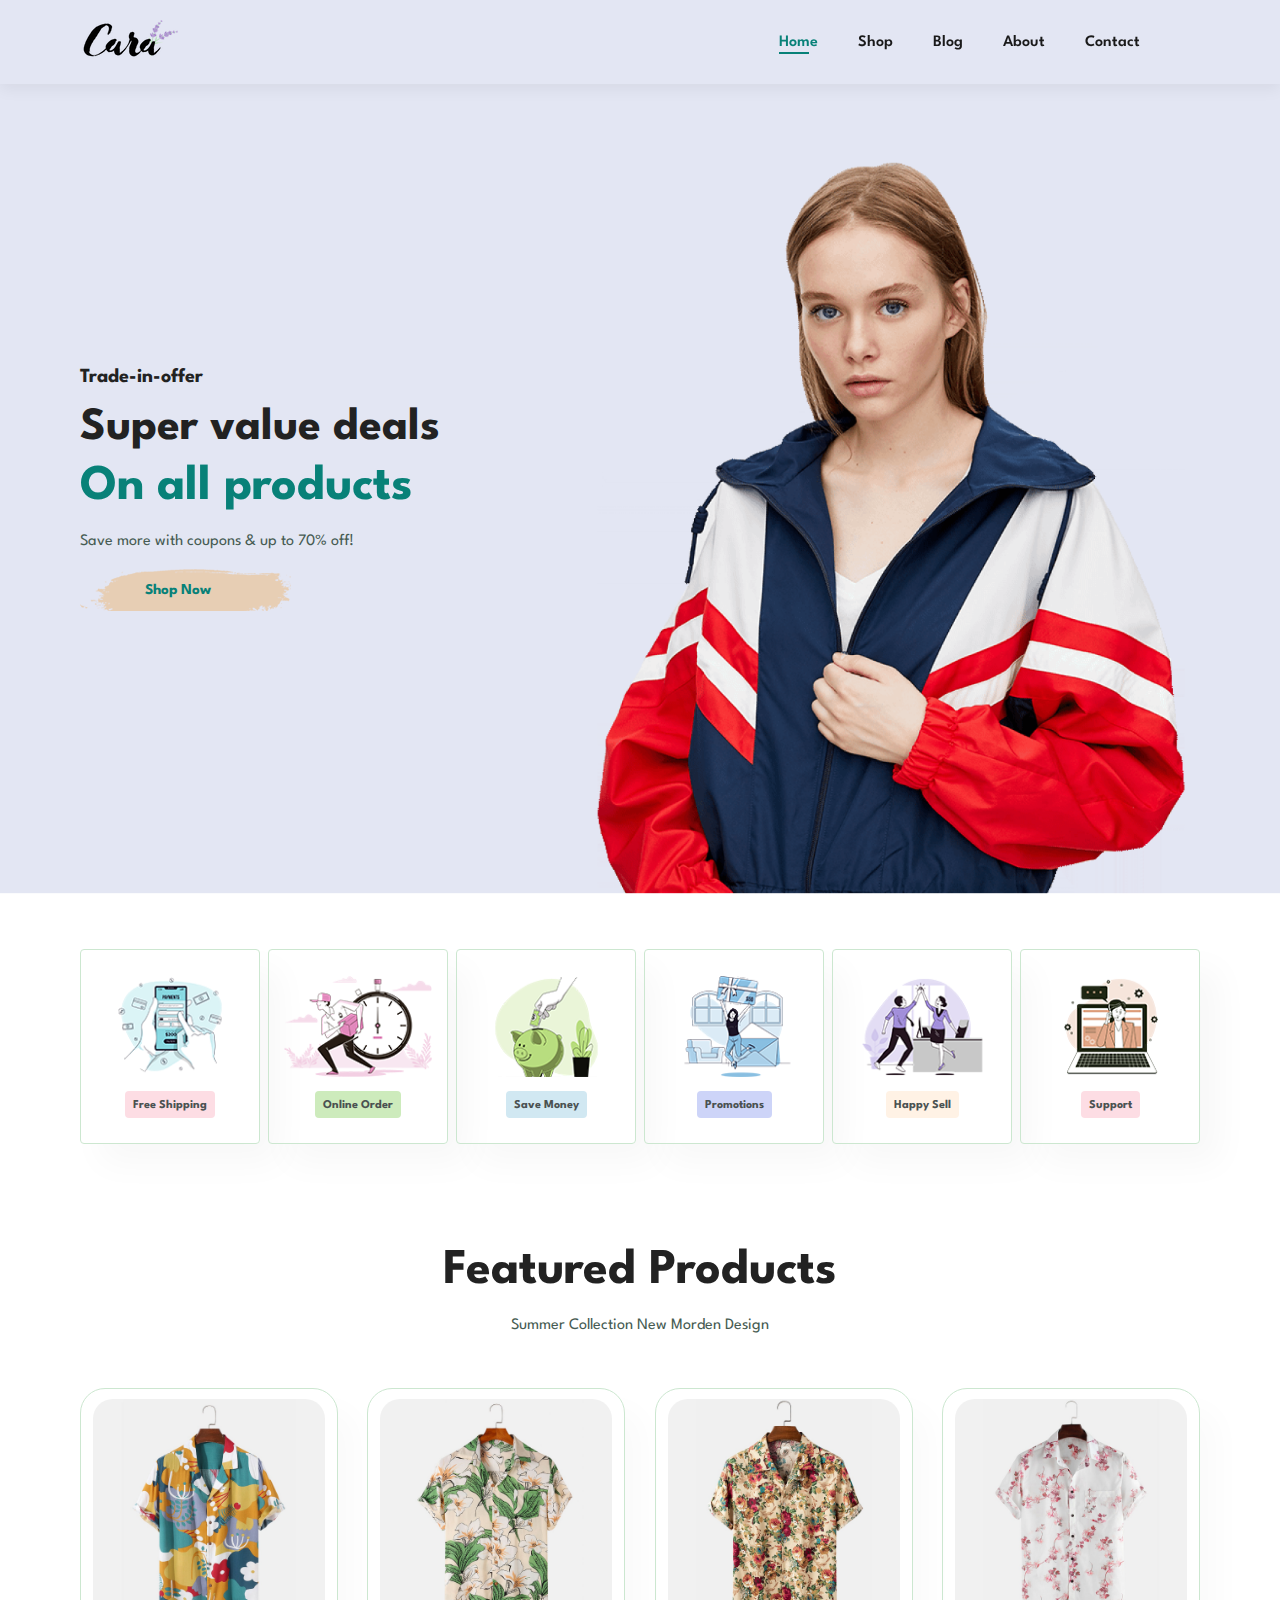
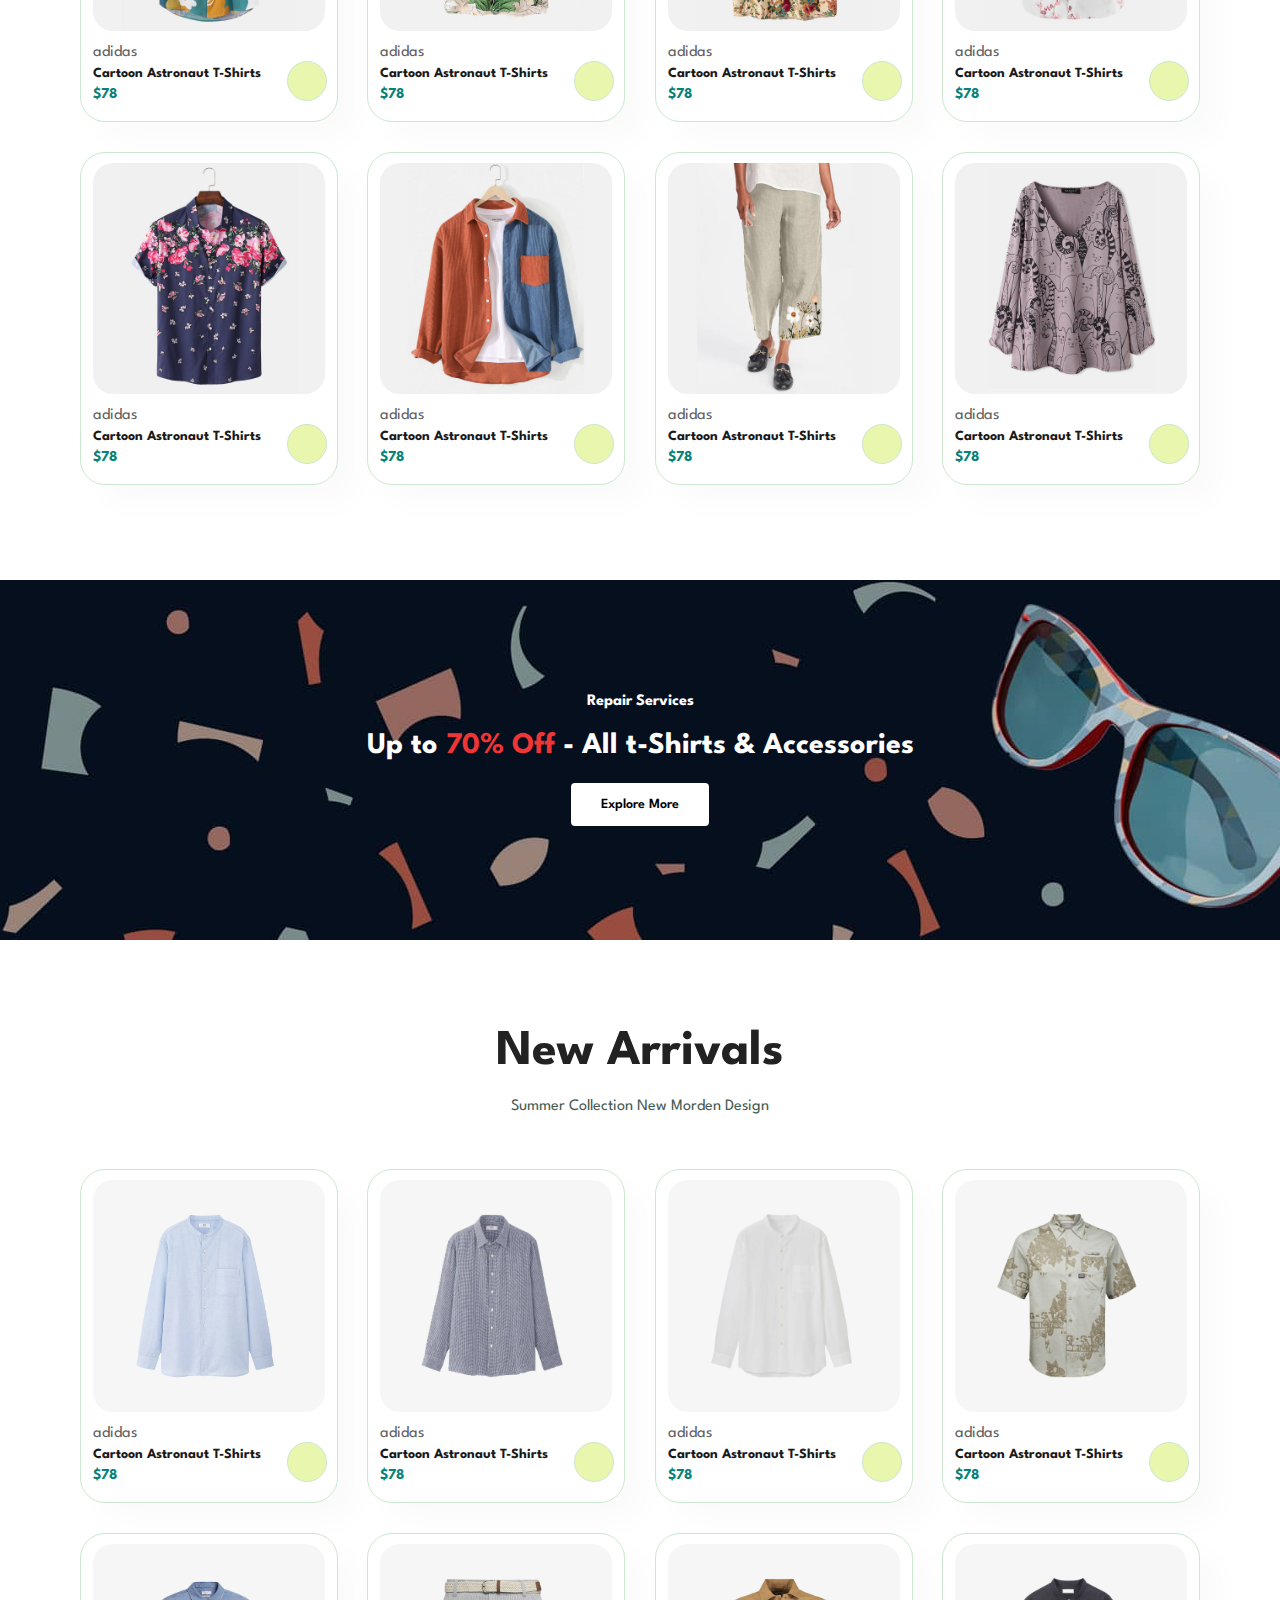
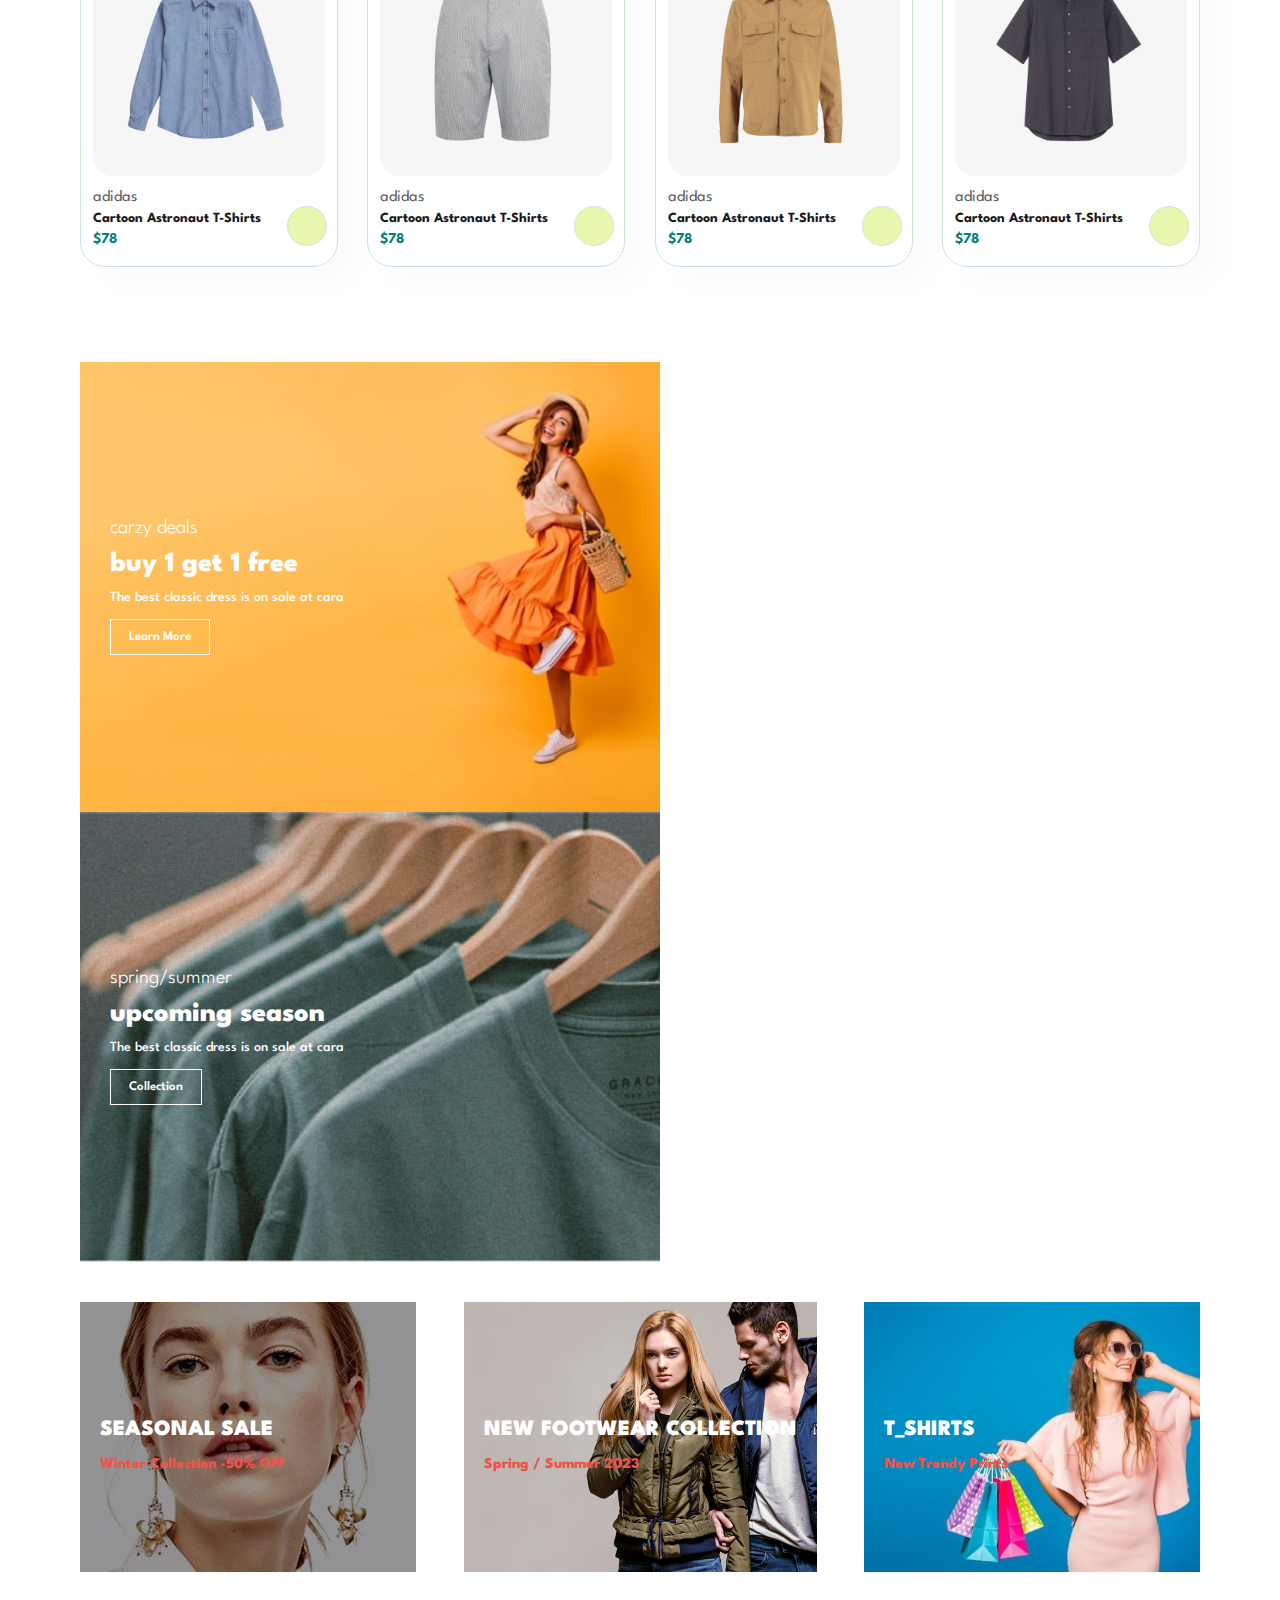
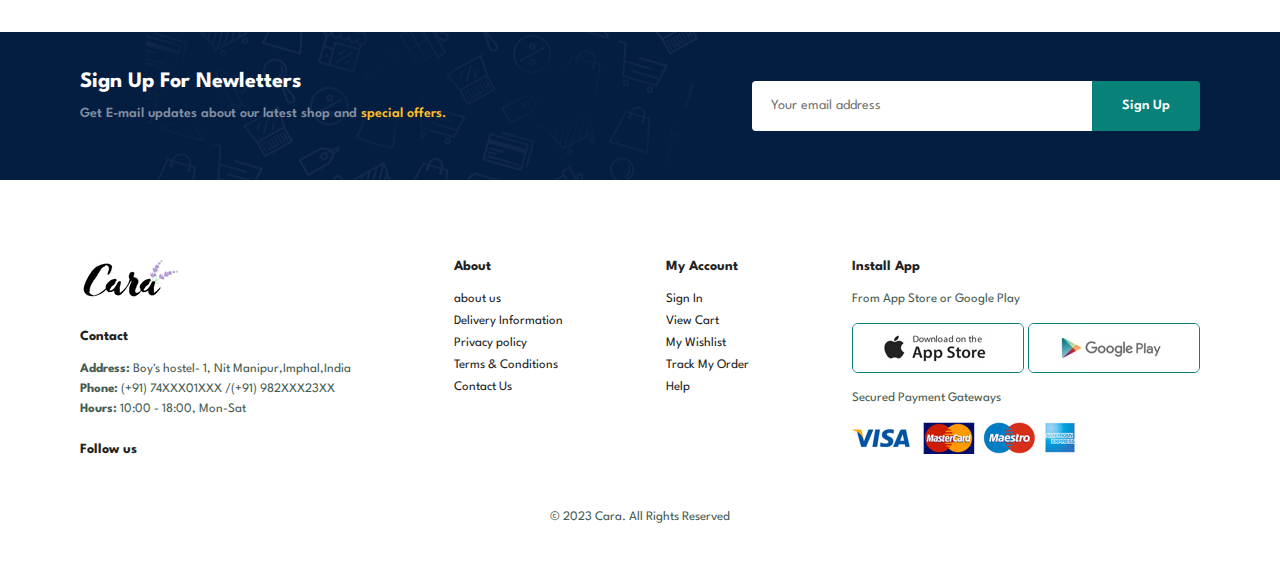
<file: index.html>
<!DOCTYPE html>
<html lang="en">
<head>
    <meta charset="UTF-8">
    <meta name="viewport" content="width=device-width, initial-scale=1.0">
    <title>My Ecommerce Website</title>
    <link rel="stylesheet" href="https://cdnjs.cloudflare.com/ajax/libs/font-awesome/6.4.2/css/all.min.css" integrity="sha512-z3gLpd7yknf1YoNbCzqRKc4qyor8gaKU1qmn+CShxbuBusANI9QpRohGBreCFkKxLhei6S9CQXFEbbKuqLg0DA==" crossorigin="anonymous" referrerpolicy="no-referrer" />
    <link rel="stylesheet" href="style.css">
</head>
<body>

    <section id="header">
        <a href="#"><img src="img/logo.png" class="logo" alt=""></a>

         
        <div>
            <ul id="navbar">
                <li><a class="active" href="index.html">Home</a></li>
                <li><a href="shop.html">Shop</a></li>
                <li><a href="blog.html">Blog</a></li>
                <li><a href="about.html">About</a></li>
                <li><a href="contact.html">Contact</a></li>
                <li id="lg-bag"><a href="cart.html"><i class="fa-solid fa-bag-shopping"></i></a></li>
                <a href="#" id="close"><i class="fa-solid fa-xmark"></i></a>

            </ul>
        </div>
        <div id="mobile">
            <a href="cart.html"><i class="fa-solid fa-bag-shopping"></i></a>
            <i id="bar" class="fa-solid fa-bars"></i>
        </div>

    </section>

    <section id="hero">
        <h4>Trade-in-offer</h4>
        <h2>Super value deals</h2>
        <h1>On all products</h1>
        <p>Save more with coupons & up to 70% off!</p>
        <button>Shop Now</button>
    </section>

    <section id="feature" class="section-p1">
        <div class="fe-box">
            <img src="img/features/f1.png" alt="">
            <h6>Free Shipping</h6>
        </div>
        <div class="fe-box">
            <img src="img/features/f2.png" alt="">
            <h6>Online Order</h6>
        </div>
        <div class="fe-box">
            <img src="img/features/f3.png" alt="">
            <h6>Save Money</h6>
        </div>
        <div class="fe-box">
            <img src="img/features/f4.png" alt="">
            <h6>Promotions</h6>
        </div>
        <div class="fe-box">
            <img src="img/features/f5.png" alt="">
            <h6>Happy Sell</h6>
        </div>
        <div class="fe-box">
            <img src="img/features/f6.png" alt="">
            <h6>Support</h6>
        </div>
    </section>

    <section id="product1" class="section-p1">
        <h1>Featured Products</h1>
        <p>Summer Collection New Morden Design</p>
        <div class="pro-container">
            <div class="pro">
                <img src="img/products/f1.jpg" alt="">
                <div class="des">
                    <span>adidas</span>
                    <h5>Cartoon Astronaut T-Shirts</h5>
                    <div class="star">
                       <i class="fas fa-star"></i>
                       <i class="fas fa-star"></i>
                       <i class="fas fa-star"></i>
                       <i class="fas fa-star"></i>
                       <i class="fas fa-star"></i>
                    </div>
                    <h4>$78</h4>
                </div>
                <a href="#"><i class="fa-solid fa-cart-shopping cart"></i></a>
            </div>
            <div class="pro">
                <img src="img/products/f2.jpg" alt="">
                <div class="des">
                    <span>adidas</span>
                    <h5>Cartoon Astronaut T-Shirts</h5>
                    <div class="star">
                       <i class="fas fa-star"></i>
                       <i class="fas fa-star"></i>
                       <i class="fas fa-star"></i>
                       <i class="fas fa-star"></i>
                       <i class="fas fa-star"></i>
                    </div>
                    <h4>$78</h4>
                </div>
                <a href="#"><i class="fa-solid fa-cart-shopping cart"></i></a>
            </div>
            <div class="pro">
                <img src="img/products/f3.jpg" alt="">
                <div class="des">
                    <span>adidas</span>
                    <h5>Cartoon Astronaut T-Shirts</h5>
                    <div class="star">
                       <i class="fas fa-star"></i>
                       <i class="fas fa-star"></i>
                       <i class="fas fa-star"></i>
                       <i class="fas fa-star"></i>
                       <i class="fas fa-star"></i>
                    </div>
                    <h4>$78</h4>
                </div>
                <a href="#"><i class="fa-solid fa-cart-shopping cart"></i></a>
            </div>
            <div class="pro">
                <img src="img/products/f4.jpg" alt="">
                <div class="des">
                    <span>adidas</span>
                    <h5>Cartoon Astronaut T-Shirts</h5>
                    <div class="star">
                       <i class="fas fa-star"></i>
                       <i class="fas fa-star"></i>
                       <i class="fas fa-star"></i>
                       <i class="fas fa-star"></i>
                       <i class="fas fa-star"></i>
                    </div>
                    <h4>$78</h4>
                </div>
                <a href="#"><i class="fa-solid fa-cart-shopping cart"></i></a>
            </div>
            <div class="pro">
                <img src="img/products/f5.jpg" alt="">
                <div class="des">
                    <span>adidas</span>
                    <h5>Cartoon Astronaut T-Shirts</h5>
                    <div class="star">
                       <i class="fas fa-star"></i>
                       <i class="fas fa-star"></i>
                       <i class="fas fa-star"></i>
                       <i class="fas fa-star"></i>
                       <i class="fas fa-star"></i>
                    </div>
                    <h4>$78</h4>
                </div>
                <a href="#"><i class="fa-solid fa-cart-shopping cart"></i></a>
            </div>
            <div class="pro">
                <img src="img/products/f6.jpg" alt="">
                <div class="des">
                    <span>adidas</span>
                    <h5>Cartoon Astronaut T-Shirts</h5>
                    <div class="star">
                       <i class="fas fa-star"></i>
                       <i class="fas fa-star"></i>
                       <i class="fas fa-star"></i>
                       <i class="fas fa-star"></i>
                       <i class="fas fa-star"></i>
                    </div>
                    <h4>$78</h4>
                </div>
                <a href="#"><i class="fa-solid fa-cart-shopping cart"></i></a>
            </div>
            <div class="pro">
                <img src="img/products/f7.jpg" alt="">
                <div class="des">
                    <span>adidas</span>
                    <h5>Cartoon Astronaut T-Shirts</h5>
                    <div class="star">
                       <i class="fas fa-star"></i>
                       <i class="fas fa-star"></i>
                       <i class="fas fa-star"></i>
                       <i class="fas fa-star"></i>
                       <i class="fas fa-star"></i>
                    </div>
                    <h4>$78</h4>
                </div>
                <a href="#"><i class="fa-solid fa-cart-shopping cart"></i></a>
            </div>
            <div class="pro">
                <img src="img/products/f8.jpg" alt="">
                <div class="des">
                    <span>adidas</span>
                    <h5>Cartoon Astronaut T-Shirts</h5>
                    <div class="star">
                       <i class="fas fa-star"></i>
                       <i class="fas fa-star"></i>
                       <i class="fas fa-star"></i>
                       <i class="fas fa-star"></i>
                       <i class="fas fa-star"></i>
                    </div>
                    <h4>$78</h4>
                </div>
                <a href="#"><i class="fa-solid fa-cart-shopping cart"></i></a>
            </div>
        </div>
    </section>

    <section id="banner" class="section-m1">
        <h4>Repair Services</h4>
        <h2>Up to <span>70% Off</span> - All t-Shirts & Accessories</h2>
        <button class="normal">Explore More</button>
    </section>

    <section id="product1" class="section-p1">
        <h1>New Arrivals</h1>
        <p>Summer Collection New Morden Design</p>
        <div class="pro-container">
            <div class="pro">
                <img src="img/products/n1.jpg" alt="">
                <div class="des">
                    <span>adidas</span>
                    <h5>Cartoon Astronaut T-Shirts</h5>
                    <div class="star">
                       <i class="fas fa-star"></i>
                       <i class="fas fa-star"></i>
                       <i class="fas fa-star"></i>
                       <i class="fas fa-star"></i>
                       <i class="fas fa-star"></i>
                    </div>
                    <h4>$78</h4>
                </div>
                <a href="#"><i class="fa-solid fa-cart-shopping cart"></i></a>
            </div>
            <div class="pro">
                <img src="img/products/n2.jpg" alt="">
                <div class="des">
                    <span>adidas</span>
                    <h5>Cartoon Astronaut T-Shirts</h5>
                    <div class="star">
                       <i class="fas fa-star"></i>
                       <i class="fas fa-star"></i>
                       <i class="fas fa-star"></i>
                       <i class="fas fa-star"></i>
                       <i class="fas fa-star"></i>
                    </div>
                    <h4>$78</h4>
                </div>
                <a href="#"><i class="fa-solid fa-cart-shopping cart"></i></a>
            </div>
            <div class="pro">
                <img src="img/products/n3.jpg" alt="">
                <div class="des">
                    <span>adidas</span>
                    <h5>Cartoon Astronaut T-Shirts</h5>
                    <div class="star">
                       <i class="fas fa-star"></i>
                       <i class="fas fa-star"></i>
                       <i class="fas fa-star"></i>
                       <i class="fas fa-star"></i>
                       <i class="fas fa-star"></i>
                    </div>
                    <h4>$78</h4>
                </div>
                <a href="#"><i class="fa-solid fa-cart-shopping cart"></i></a>
            </div>
            <div class="pro">
                <img src="img/products/n4.jpg" alt="">
                <div class="des">
                    <span>adidas</span>
                    <h5>Cartoon Astronaut T-Shirts</h5>
                    <div class="star">
                       <i class="fas fa-star"></i>
                       <i class="fas fa-star"></i>
                       <i class="fas fa-star"></i>
                       <i class="fas fa-star"></i>
                       <i class="fas fa-star"></i>
                    </div>
                    <h4>$78</h4>
                </div>
                <a href="#"><i class="fa-solid fa-cart-shopping cart"></i></a>
            </div>
            <div class="pro">
                <img src="img/products/n5.jpg" alt="">
                <div class="des">
                    <span>adidas</span>
                    <h5>Cartoon Astronaut T-Shirts</h5>
                    <div class="star">
                       <i class="fas fa-star"></i>
                       <i class="fas fa-star"></i>
                       <i class="fas fa-star"></i>
                       <i class="fas fa-star"></i>
                       <i class="fas fa-star"></i>
                    </div>
                    <h4>$78</h4>
                </div>
                <a href="#"><i class="fa-solid fa-cart-shopping cart"></i></a>
            </div>
            <div class="pro">
                <img src="img/products/n6.jpg" alt="">
                <div class="des">
                    <span>adidas</span>
                    <h5>Cartoon Astronaut T-Shirts</h5>
                    <div class="star">
                       <i class="fas fa-star"></i>
                       <i class="fas fa-star"></i>
                       <i class="fas fa-star"></i>
                       <i class="fas fa-star"></i>
                       <i class="fas fa-star"></i>
                    </div>
                    <h4>$78</h4>
                </div>
                <a href="#"><i class="fa-solid fa-cart-shopping cart"></i></a>
            </div>
            <div class="pro">
                <img src="img/products/n7.jpg" alt="">
                <div class="des">
                    <span>adidas</span>
                    <h5>Cartoon Astronaut T-Shirts</h5>
                    <div class="star">
                       <i class="fas fa-star"></i>
                       <i class="fas fa-star"></i>
                       <i class="fas fa-star"></i>
                       <i class="fas fa-star"></i>
                       <i class="fas fa-star"></i>
                    </div>
                    <h4>$78</h4>
                </div>
                <a href="#"><i class="fa-solid fa-cart-shopping cart"></i></a>
            </div>
            <div class="pro">
                <img src="img/products/n8.jpg" alt="">
                <div class="des">
                    <span>adidas</span>
                    <h5>Cartoon Astronaut T-Shirts</h5>
                    <div class="star">
                       <i class="fas fa-star"></i>
                       <i class="fas fa-star"></i>
                       <i class="fas fa-star"></i>
                       <i class="fas fa-star"></i>
                       <i class="fas fa-star"></i>
                    </div>
                    <h4>$78</h4>
                </div>
                <a href="#"><i class="fa-solid fa-cart-shopping cart"></i></a>
            </div>
        </div>
    </section>

    <section id="sm-banner"  class="section-p1">
        <div class="banner-box">
            <h4>carzy deals</h4>
            <h2>buy 1 get 1 free</h2>
            <span>The best classic dress is on sale at cara</span>
            <button class="white">Learn More</button>
        </div>
        <div class="banner-box banner-box2">
            <h4>spring/summer</h4>
            <h2>upcoming season</h2>
            <span>The best classic dress is on sale at cara</span>
            <button class="white">Collection</button>
        </div>
    </section>

    <section id="banner3">
        <div class="banner-box ">
            <h2>SEASONAL SALE</h2>
            <h3>Winter Collection -50% OFF</h3>
        </div>
        <div class="banner-box banner-box2 ">
            <h2>NEW FOOTWEAR COLLECTION</h2>
            <h3>Spring / Summer 2023</h3>
        </div>
        <div class="banner-box banner-box3 ">
            <h2>T_SHIRTS</h2>
            <h3>New Trendy Prints</h3>
        </div>
    </section>

    <section id="newletter" class="section-p1 section-m1">
        <div class="newstext">
            <h4>Sign Up For Newletters</h4>
            <p>Get E-mail updates about our latest shop and <span>special offers.</span></p>
        </div>
        <div class="form">
            <input type="text" placeholder="Your email address" id="">
            <button class="normal">Sign Up</button>
        </div>
    </section>

    <footer class="section-p1">
        <div class="col">
            <img class="logo" src="img/logo.png" alt="">
            <h4>Contact</h4>
            <p><strong>Address:</strong> Boy's hostel- 1, Nit Manipur,Imphal,India</p>
            <p><strong>Phone:</strong> (+91) 74XXX01XXX /(+91) 982XXX23XX </p>
            <p><strong>Hours:</strong> 10:00 - 18:00, Mon-Sat</p>
            <div class="follow">
                <h4>Follow us</h4>
                <div class="icon">
                    <i class="fa-brands fa-facebook-f"></i>
                    <i class="fa-brands fa-square-x-twitter"></i>
                    <i class="fa-brands fa-instagram"></i>
                    <i class="fa-brands fa-pinterest-p"></i>
                    <i class="fa-brands fa-youtube"></i>
                </div>
            </div>
        </div>
        <div class="col">
            <h4>About</h4>
            <a href="#">about us</a>
            <a href="#">Delivery Information</a>
            <a href="#">Privacy policy</a>
            <a href="#">Terms & Conditions</a>
            <a href="#">Contact Us</a>
        </div>
        <div class="col">
            <h4>My Account</h4>
            <a href="#">Sign In</a>
            <a href="#">View Cart</a>
            <a href="#">My Wishlist</a>
            <a href="#">Track My Order</a>
            <a href="#">Help</a>
        </div>
        <div class="col install">
            <h4>Install App</h4>
            <p>From App Store or Google Play</p>
            <div class="row">
                <img src="img/pay/app.jpg" alt="">
                <img src="img/pay/play.jpg" alt="">
            </div>
            <p>Secured Payment Gateways</p>
            <img src="img/pay/pay.png" alt="">
        </div>
        <div class="copyright">
            <p>© 2023 Cara. All Rights Reserved</p>
        </div>
    </footer>

    <script src="script.js"></script>
</body>
</html>
</file>
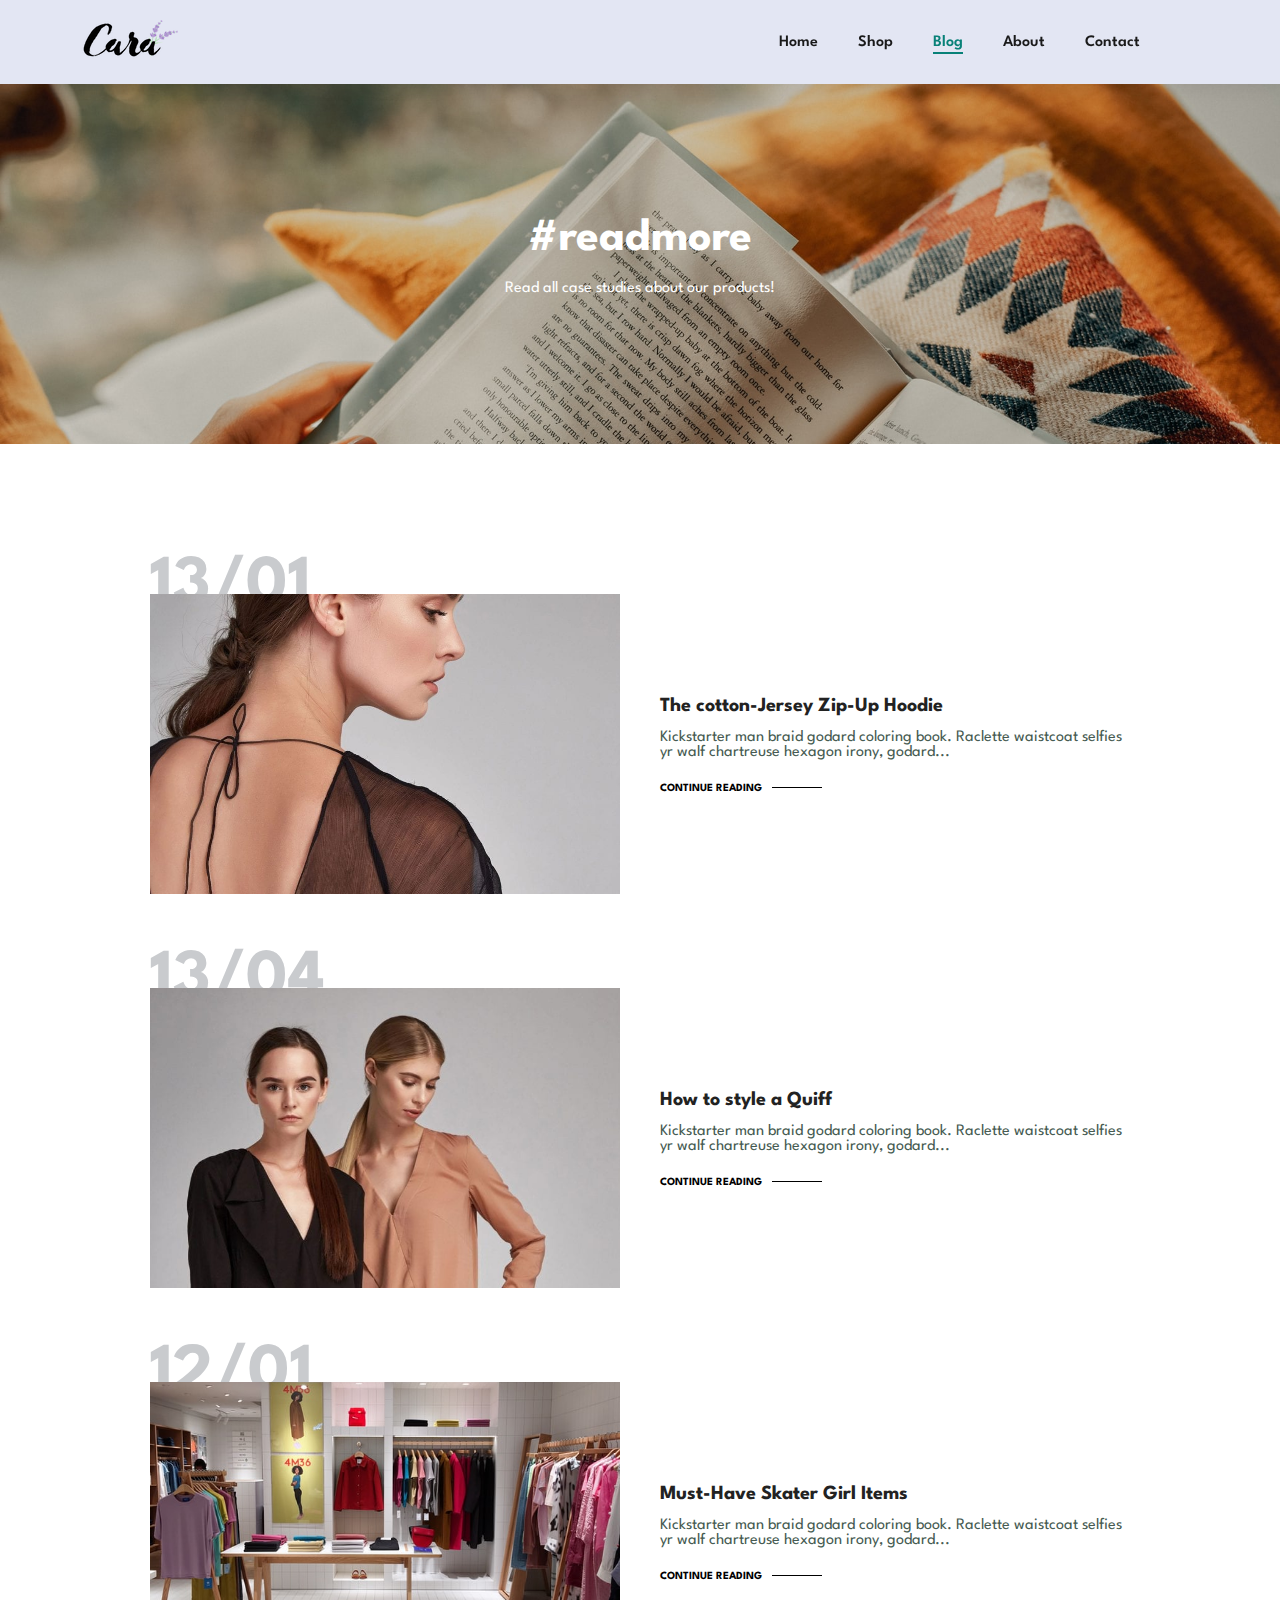
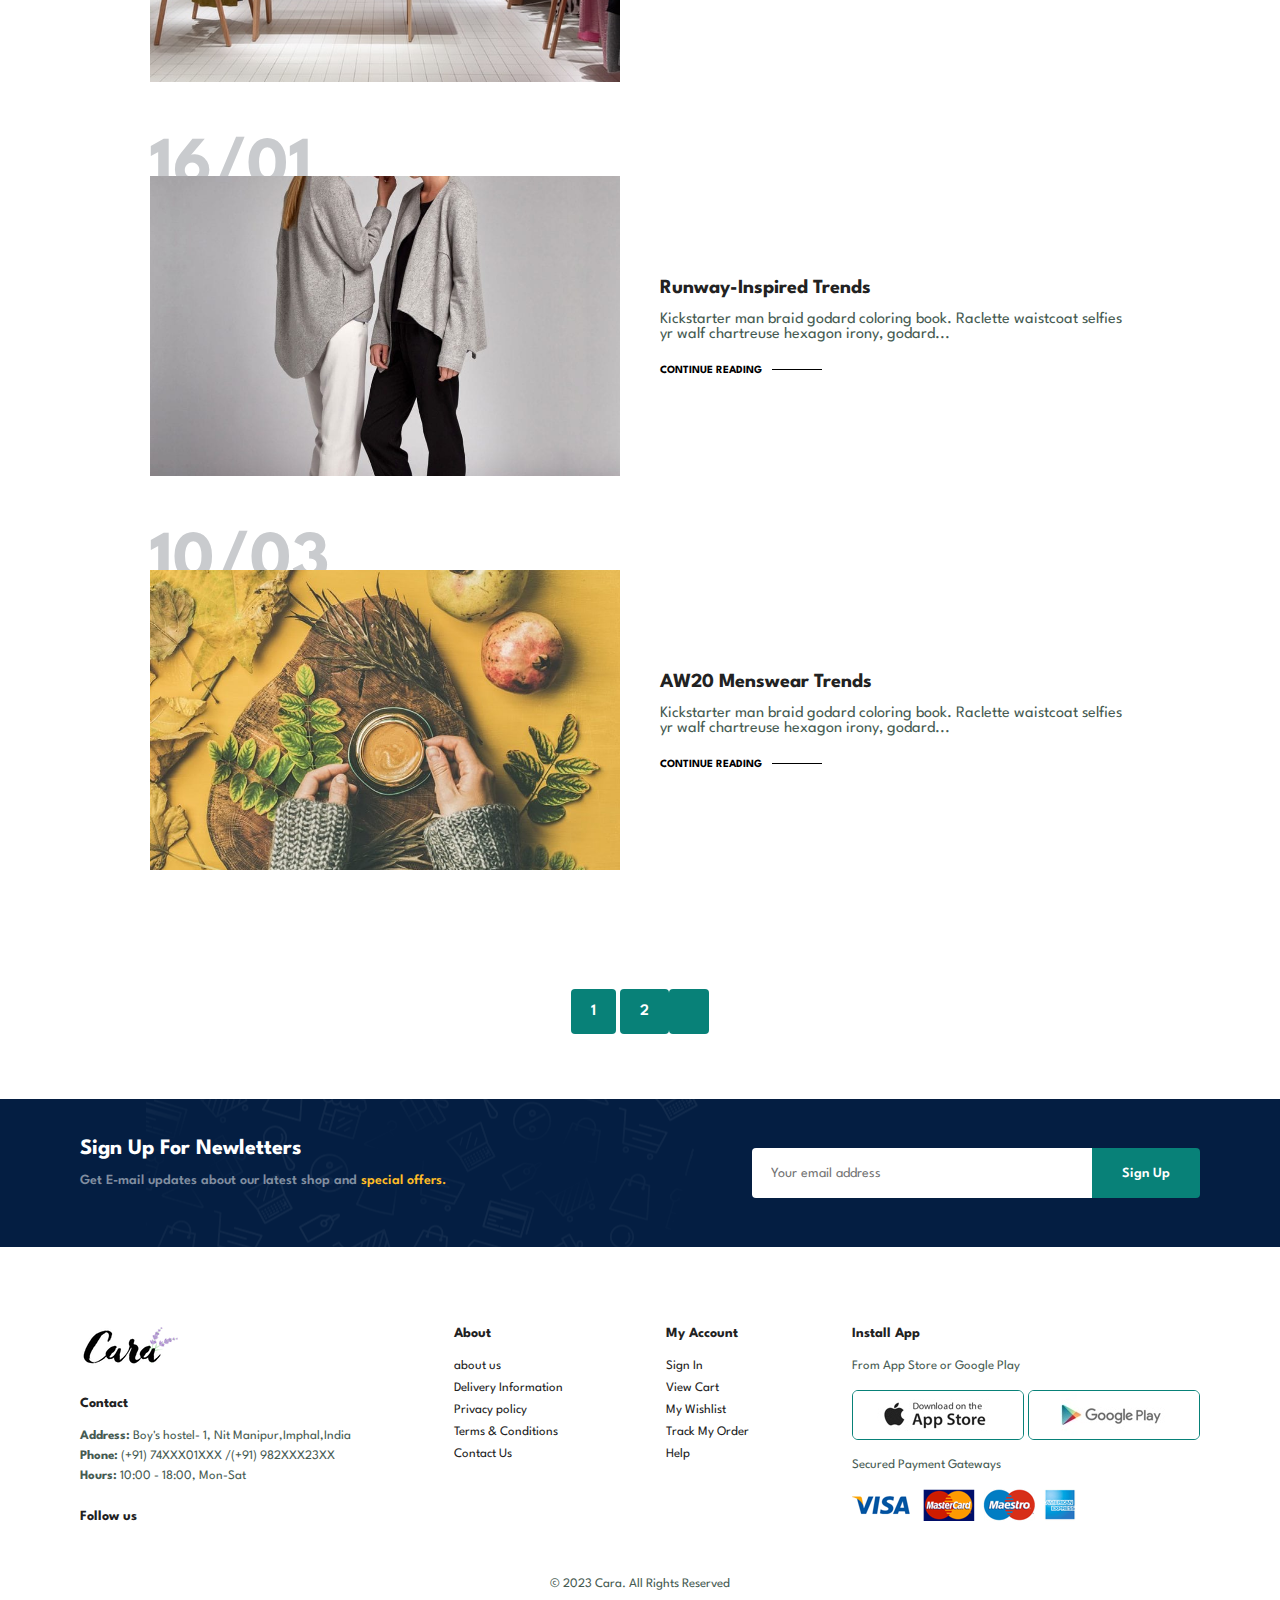
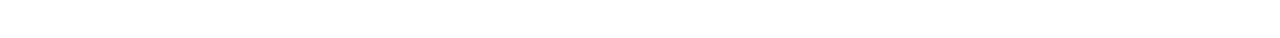
<file: blog.html>
<!DOCTYPE html>
<html lang="en">
<head>
    <meta charset="UTF-8">
    <meta name="viewport" content="width=device-width, initial-scale=1.0">
    <title>My Ecommerce Website</title>
    <link rel="stylesheet" href="https://cdnjs.cloudflare.com/ajax/libs/font-awesome/6.4.2/css/all.min.css" integrity="sha512-z3gLpd7yknf1YoNbCzqRKc4qyor8gaKU1qmn+CShxbuBusANI9QpRohGBreCFkKxLhei6S9CQXFEbbKuqLg0DA==" crossorigin="anonymous" referrerpolicy="no-referrer" />
    <link rel="stylesheet" href="style.css">
</head>
<body>

    <section id="header">
        <a href="#"><img src="img/logo.png" class="logo" alt=""></a>

         
        <div>
            <ul id="navbar">
                <li><a  href="index.html">Home</a></li>
                <li><a  href="shop.html">Shop</a></li>
                <li><a class="active" href="blog.html">Blog</a></li>
                <li><a href="about.html">About</a></li>
                <li><a href="contact.html">Contact</a></li>
                <li id="lg-bag"><a href="cart.html"><i class="fa-solid fa-bag-shopping"></i></a></li>
                <a href="#" id="close"><i class="fa-solid fa-xmark"></i></a>

            </ul>
        </div>
        <div id="mobile">
            <a href="cart.html"><i class="fa-solid fa-bag-shopping"></i></a>
            <i id="bar" class="fa-solid fa-bars"></i>
        </div>

    </section>

    <section id="page-header" class="blog-header">
        <h2>#readmore</h2>
        <p>Read all case studies about our products! </p>
    </section>

    <section id="blog">
        <div class="blog-box">
            <div class="blog-img">
                <img src="img/blog/b1.jpg" alt="">
            </div>
            <div class="blog-details">
                <h4>The cotton-Jersey Zip-Up Hoodie</h4>
                <p>Kickstarter man braid godard coloring book. Raclette
                    waistcoat selfies yr walf chartreuse hexagon irony,
                    godard...
                </p>
                <a href="#">CONTINUE READING</a>
            </div>
            <h1>13/01</h1>
        </div>
        <div class="blog-box">
            <div class="blog-img">
                <img src="img/blog/b2.jpg" alt="">
            </div>
            <div class="blog-details">
                <h4>How to style a Quiff</h4>
                <p>Kickstarter man braid godard coloring book. Raclette
                    waistcoat selfies yr walf chartreuse hexagon irony,
                    godard...
                </p>
                <a href="#">CONTINUE READING</a>
            </div>
            <h1>13/04</h1>
        </div>
        <div class="blog-box">
            <div class="blog-img">
                <img src="img/blog/b3.jpg" alt="">
            </div>
            <div class="blog-details">
                <h4>Must-Have Skater Girl Items</h4>
                <p>Kickstarter man braid godard coloring book. Raclette
                    waistcoat selfies yr walf chartreuse hexagon irony,
                    godard...
                </p>
                <a href="#">CONTINUE READING</a>
            </div>
            <h1>12/01</h1>
        </div>
        <div class="blog-box">
            <div class="blog-img">
                <img src="img/blog/b4.jpg" alt="">
            </div>
            <div class="blog-details">
                <h4>Runway-Inspired Trends</h4>
                <p>Kickstarter man braid godard coloring book. Raclette
                    waistcoat selfies yr walf chartreuse hexagon irony,
                    godard...
                </p>
                <a href="#">CONTINUE READING</a>
            </div>
            <h1>16/01</h1>
        </div>
        <div class="blog-box">
            <div class="blog-img">
                <img src="img/blog/b6.jpg" alt="">
            </div>
            <div class="blog-details">
                <h4>AW20 Menswear Trends</h4>
                <p>Kickstarter man braid godard coloring book. Raclette
                    waistcoat selfies yr walf chartreuse hexagon irony,
                    godard...
                </p>
                <a href="#">CONTINUE READING</a>
            </div>
            <h1>10/03</h1>
        </div>
    </section>
    

    <section id="pagination" class="section-p1">
        <a href="#">1</a>
        <a href="#">2</a>
        <a href="#"><i class="fa-solid fa-right-long"></i></a>
    </section>


    <section id="newletter" class="section-p1 section-m1">
        <div class="newstext">
            <h4>Sign Up For Newletters</h4>
            <p>Get E-mail updates about our latest shop and <span>special offers.</span></p>
        </div>
        <div class="form">
            <input type="text" placeholder="Your email address" id="">
            <button class="normal">Sign Up</button>
        </div>
    </section>

    <footer class="section-p1">
        <div class="col">
            <img class="logo" src="img/logo.png" alt="">
            <h4>Contact</h4>
            <p><strong>Address:</strong> Boy's hostel- 1, Nit Manipur,Imphal,India</p>
            <p><strong>Phone:</strong> (+91) 74XXX01XXX /(+91) 982XXX23XX </p>
            <p><strong>Hours:</strong> 10:00 - 18:00, Mon-Sat</p>
            <div class="follow">
                <h4>Follow us</h4>
                <div class="icon">
                    <i class="fa-brands fa-facebook-f"></i>
                    <i class="fa-brands fa-square-x-twitter"></i>
                    <i class="fa-brands fa-instagram"></i>
                    <i class="fa-brands fa-pinterest-p"></i>
                    <i class="fa-brands fa-youtube"></i>
                </div>
            </div>
        </div>
        <div class="col">
            <h4>About</h4>
            <a href="#">about us</a>
            <a href="#">Delivery Information</a>
            <a href="#">Privacy policy</a>
            <a href="#">Terms & Conditions</a>
            <a href="#">Contact Us</a>
        </div>
        <div class="col">
            <h4>My Account</h4>
            <a href="#">Sign In</a>
            <a href="#">View Cart</a>
            <a href="#">My Wishlist</a>
            <a href="#">Track My Order</a>
            <a href="#">Help</a>
        </div>
        <div class="col install">
            <h4>Install App</h4>
            <p>From App Store or Google Play</p>
            <div class="row">
                <img src="img/pay/app.jpg" alt="">
                <img src="img/pay/play.jpg" alt="">
            </div>
            <p>Secured Payment Gateways</p>
            <img src="img/pay/pay.png" alt="">
        </div>
        <div class="copyright">
            <p>© 2023 Cara. All Rights Reserved</p>
        </div>
    </footer>

    <script src="script.js"></script>
</body>
</html>
</file>
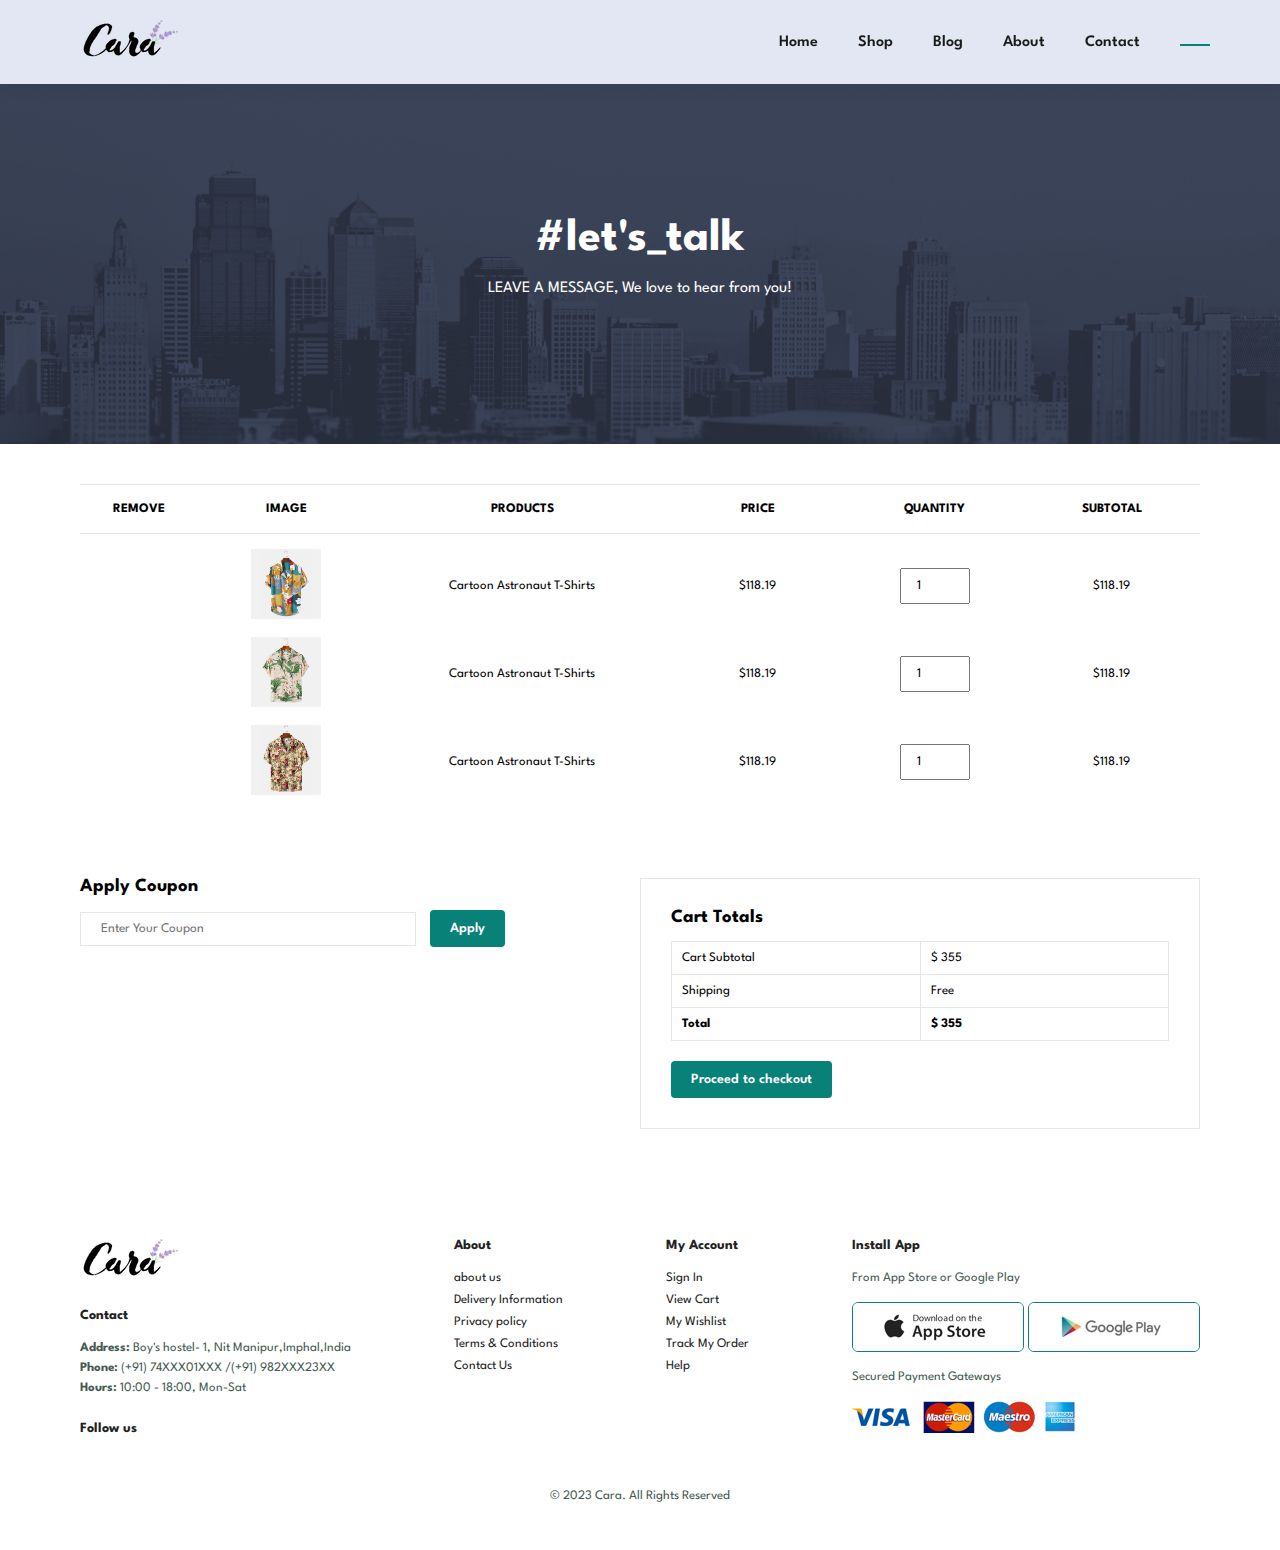
<file: cart.html>
<!DOCTYPE html>
<html lang="en">
<head>
    <meta charset="UTF-8">
    <meta name="viewport" content="width=device-width, initial-scale=1.0">
    <title>My Ecommerce Website</title>
    <link rel="stylesheet" href="https://cdnjs.cloudflare.com/ajax/libs/font-awesome/6.4.2/css/all.min.css" integrity="sha512-z3gLpd7yknf1YoNbCzqRKc4qyor8gaKU1qmn+CShxbuBusANI9QpRohGBreCFkKxLhei6S9CQXFEbbKuqLg0DA==" crossorigin="anonymous" referrerpolicy="no-referrer" />
    <link rel="stylesheet" href="style.css">
</head>
<body>

    <section id="header">
        <a href="#"><img src="img/logo.png" class="logo" alt=""></a>

         
        <div>
            <ul id="navbar">
                <li><a  href="index.html">Home</a></li>
                <li><a  href="shop.html">Shop</a></li>
                <li><a  href="blog.html">Blog</a></li>
                <li><a  href="about.html">About</a></li>
                <li><a  href="contact.html">Contact</a></li>
                <li id="lg-bag" ><a href="cart.html" class="active"><i class="fa-solid fa-bag-shopping"></i></a></li>
                <a href="#" id="close"><i class="fa-solid fa-xmark"></i></a>

            </ul>
        </div>
        <div id="mobile">
            <a href="cart.html"><i class="fa-solid fa-bag-shopping"></i></a>
            <i id="bar" class="fa-solid fa-bars"></i>
        </div>

    </section>

    <section id="page-header" class="about-header">
        <h2>#let's_talk</h2>
        <p>LEAVE A MESSAGE, We love to hear from you!</p>
    </section>

    <section id="cart" class="section-p1">
        <table width="100%">
            <thead>
                <tr>
                    <td>Remove</td>
                    <td>Image</td>
                    <td>Products</td>
                    <td>Price</td>
                    <td>Quantity</td>
                    <td>Subtotal</td>
                </tr>
            </thead>
            <tbody>
                <tr>
                    <td><a href="#"><i class="far fa-times-circle"></i></a></td>
                    <td><img src="img/products/f1.jpg" alt=""></td>
                    <td>Cartoon Astronaut T-Shirts</td>
                    <td>$118.19</td>
                    <td><input type="number" value="1"></td>
                    <td>$118.19</td>
                </tr>
                <tr>
                    <td><a href="#"><i class="far fa-times-circle"></i></a></td>
                    <td><img src="img/products/f2.jpg" alt=""></td>
                    <td>Cartoon Astronaut T-Shirts</td>
                    <td>$118.19</td>
                    <td><input type="number" value="1"></td>
                    <td>$118.19</td>
                </tr>
                <tr>
                    <td><a href="#"><i class="far fa-times-circle"></i></a></td>
                    <td><img src="img/products/f3.jpg" alt=""></td>
                    <td>Cartoon Astronaut T-Shirts</td>
                    <td>$118.19</td>
                    <td><input type="number" value="1"></td>
                    <td>$118.19</td>
                </tr>
            </tbody>
        </table>
    </section>

    <section id="cart-add" class="section-p1">
        <div id="coupon">
            <h3>Apply Coupon</h3>
            <div>
                <input type="text" placeholder="Enter Your Coupon">
                <button class="normal">Apply</button>
            </div>
        </div>
        <div id="subtotal">
            <h3>Cart Totals</h3>
            <table>
                <tr>
                    <td>Cart Subtotal</td>
                    <td>$ 355</td>
                </tr>
                <tr>
                    <td>Shipping</td>
                    <td>Free</td>
                </tr>
                <tr>
                    <td><strong>Total</strong></td>
                    <td><strong>$ 355</strong></td>
                </tr>
            </table>
            <button class="normal">Proceed to checkout</button>
        </div>
    </section>

    <footer class="section-p1">
        <div class="col">
            <img class="logo" src="img/logo.png" alt="">
            <h4>Contact</h4>
            <p><strong>Address:</strong> Boy's hostel- 1, Nit Manipur,Imphal,India</p>
            <p><strong>Phone:</strong> (+91) 74XXX01XXX /(+91) 982XXX23XX </p>
            <p><strong>Hours:</strong> 10:00 - 18:00, Mon-Sat</p>
            <div class="follow">
                <h4>Follow us</h4>
                <div class="icon">
                    <i class="fa-brands fa-facebook-f"></i>
                    <i class="fa-brands fa-square-x-twitter"></i>
                    <i class="fa-brands fa-instagram"></i>
                    <i class="fa-brands fa-pinterest-p"></i>
                    <i class="fa-brands fa-youtube"></i>
                </div>
            </div>
        </div>
        <div class="col">
            <h4>About</h4>
            <a href="#">about us</a>
            <a href="#">Delivery Information</a>
            <a href="#">Privacy policy</a>
            <a href="#">Terms & Conditions</a>
            <a href="#">Contact Us</a>
        </div>
        <div class="col">
            <h4>My Account</h4>
            <a href="#">Sign In</a>
            <a href="#">View Cart</a>
            <a href="#">My Wishlist</a>
            <a href="#">Track My Order</a>
            <a href="#">Help</a>
        </div>
        <div class="col install">
            <h4>Install App</h4>
            <p>From App Store or Google Play</p>
            <div class="row">
                <img src="img/pay/app.jpg" alt="">
                <img src="img/pay/play.jpg" alt="">
            </div>
            <p>Secured Payment Gateways</p>
            <img src="img/pay/pay.png" alt="">
        </div>
        <div class="copyright">
            <p>© 2023 Cara. All Rights Reserved</p>
        </div>
    </footer>

    <script src="script.js"></script>
</body>
</html>
</file>
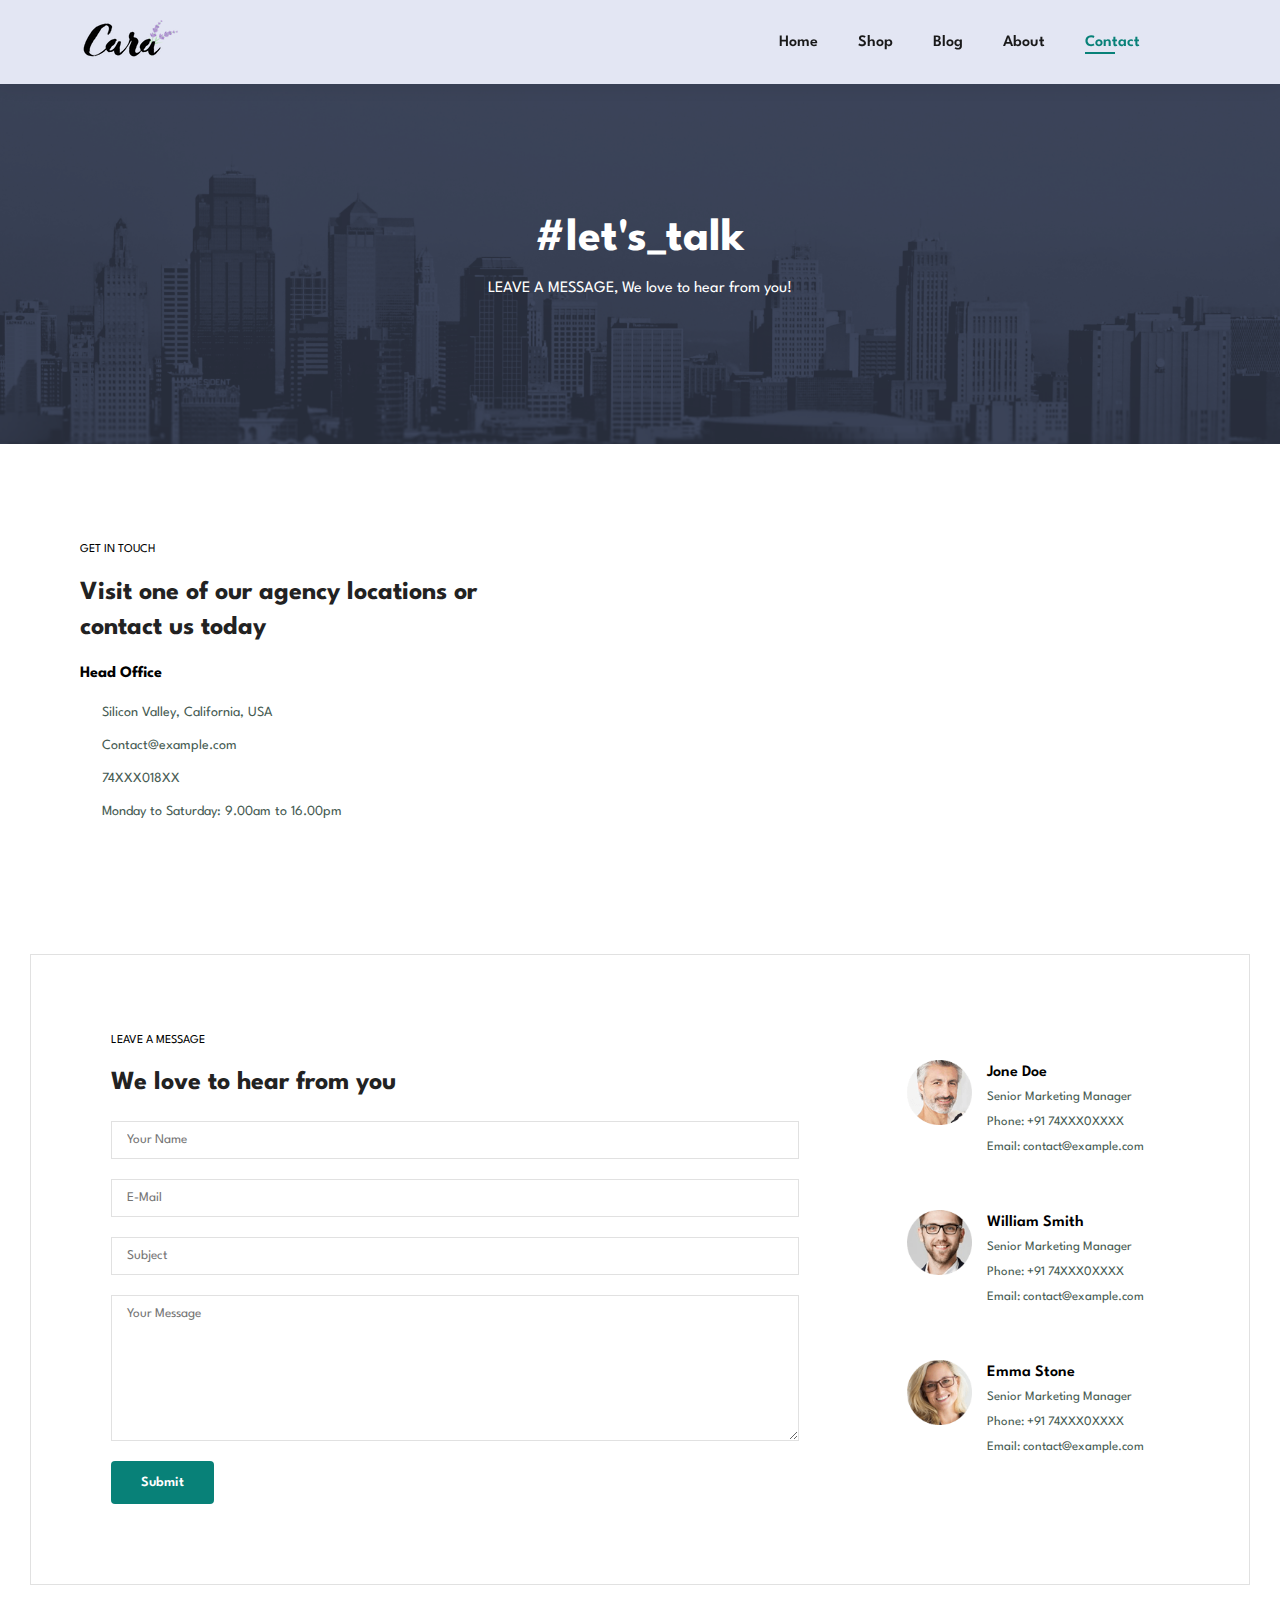
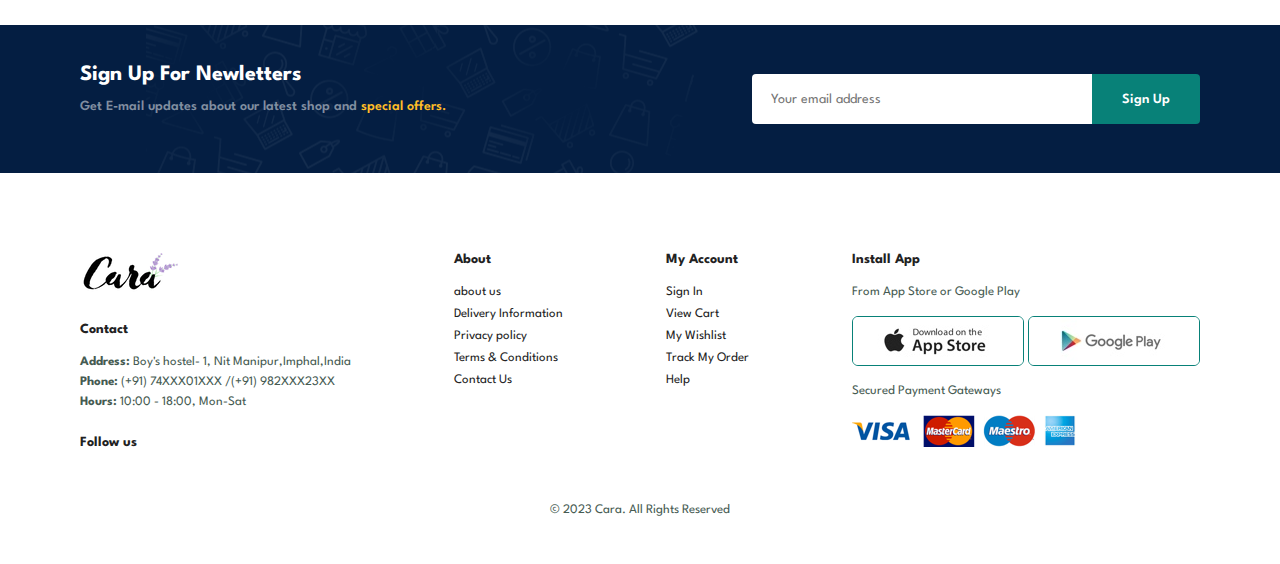
<file: contact.html>
<!DOCTYPE html>
<html lang="en">
<head>
    <meta charset="UTF-8">
    <meta name="viewport" content="width=device-width, initial-scale=1.0">
    <title>My Ecommerce Website</title>
    <link rel="stylesheet" href="https://cdnjs.cloudflare.com/ajax/libs/font-awesome/6.4.2/css/all.min.css" integrity="sha512-z3gLpd7yknf1YoNbCzqRKc4qyor8gaKU1qmn+CShxbuBusANI9QpRohGBreCFkKxLhei6S9CQXFEbbKuqLg0DA==" crossorigin="anonymous" referrerpolicy="no-referrer" />
    <link rel="stylesheet" href="style.css">
</head>
<body>

    <section id="header">
        <a href="#"><img src="img/logo.png" class="logo" alt=""></a>

         
        <div>
            <ul id="navbar">
                <li><a  href="index.html">Home</a></li>
                <li><a  href="shop.html">Shop</a></li>
                <li><a  href="blog.html">Blog</a></li>
                <li><a  href="about.html">About</a></li>
                <li><a class="active" href="contact.html">Contact</a></li>
                <li id="lg-bag"><a href="cart.html"><i class="fa-solid fa-bag-shopping"></i></a></li>
                <a href="#" id="close"><i class="fa-solid fa-xmark"></i></a>

            </ul>
        </div>
        <div id="mobile">
            <a href="cart.html"><i class="fa-solid fa-bag-shopping"></i></a>
            <i id="bar" class="fa-solid fa-bars"></i>
        </div>

    </section>

    <section id="page-header" class="about-header">
        <h2>#let's_talk</h2>
        <p>LEAVE A MESSAGE, We love to hear from you!</p>
    </section>

    <section id="contact-details" class="section-p1">
        <div class="details">
            <span>GET IN TOUCH</span>
            <h2>Visit one of our agency locations or contact us today</h2>
            <h3>Head Office</h3>
            <div>
                <li>
                    <i class="fa-regular fa-map"></i>
                    <p>Silicon Valley, California, USA</p>
                </li>
                <li>
                    <i class="fa-regular fa-envelope"></i>
                    <p>Contact@example.com</p>
                </li>
                <li>
                    <i class="fa-solid fa-phone"></i>
                    <p>74XXX018XX</p>
                </li>
                <li>
                    <i class="fa-regular fa-clock"></i>
                    <p>Monday to Saturday: 9.00am to 16.00pm</p>
                </li>
            </div>
        </div>
        <div class="map">
            <iframe src="https://www.google.com/maps/embed?pb=!1m18!1m12!1m3!1d405692.2601893402!2d-122.37075488473492!3d37
            .40234594655991!2m3!1f0!2f0!3f0!3m2!1i1024!2i768!4f13.1!3m3!1m2!1s0x808fb68ad0cfc739%3A0x7eb356b66bd4b50e!2sSili
            con%20Valley%2C%20CA%2C%20USA!5e0!3m2!1sen!2sin!4v1694597663858!5m2!1sen!2sin" width="600" height="450" style="border:0;"
             allowfullscreen="" loading="lazy" referrerpolicy="no-referrer-when-downgrade"></iframe>
        </div>

    </section>

    <section id="form-details">
        <form action="">
            <span>LEAVE A MESSAGE</span>
            <h2>We love to hear from you</h2>
            <input type="text" placeholder="Your Name">
            <input type="email" placeholder="E-Mail">
            <input type="text" placeholder="Subject">
            <textarea name="" id="" cols="30" rows="10" placeholder="Your Message"></textarea>
            <button class="normal">Submit</button>
        </form>
        <div class="people">
            <div>
                <img src="img/people/1.png" alt="">
                <p><span>Jone Doe</span>Senior Marketing Manager <br>Phone: +91 74XXX0XXXX
                <br>Email: contact@example.com</p>
            </div>
            <div>
                <img src="img/people/2.png" alt="">
                <p><span>William Smith</span>Senior Marketing Manager <br>Phone: +91 74XXX0XXXX
                <br>Email: contact@example.com</p>
            </div>
            <div>
                <img src="img/people/3.png" alt="">
                <p><span>Emma Stone</span>Senior Marketing Manager <br>Phone: +91 74XXX0XXXX
                <br>Email: contact@example.com</p>
            </div>
        </div>
    </section>


    <section id="newletter" class="section-p1 section-m1">
        <div class="newstext">
            <h4>Sign Up For Newletters</h4>
            <p>Get E-mail updates about our latest shop and <span>special offers.</span></p>
        </div>
        <div class="form">
            <input type="text" placeholder="Your email address" id="">
            <button class="normal">Sign Up</button>
        </div>
    </section>

    <footer class="section-p1">
        <div class="col">
            <img class="logo" src="img/logo.png" alt="">
            <h4>Contact</h4>
            <p><strong>Address:</strong> Boy's hostel- 1, Nit Manipur,Imphal,India</p>
            <p><strong>Phone:</strong> (+91) 74XXX01XXX /(+91) 982XXX23XX </p>
            <p><strong>Hours:</strong> 10:00 - 18:00, Mon-Sat</p>
            <div class="follow">
                <h4>Follow us</h4>
                <div class="icon">
                    <i class="fa-brands fa-facebook-f"></i>
                    <i class="fa-brands fa-square-x-twitter"></i>
                    <i class="fa-brands fa-instagram"></i>
                    <i class="fa-brands fa-pinterest-p"></i>
                    <i class="fa-brands fa-youtube"></i>
                </div>
            </div>
        </div>
        <div class="col">
            <h4>About</h4>
            <a href="#">about us</a>
            <a href="#">Delivery Information</a>
            <a href="#">Privacy policy</a>
            <a href="#">Terms & Conditions</a>
            <a href="#">Contact Us</a>
        </div>
        <div class="col">
            <h4>My Account</h4>
            <a href="#">Sign In</a>
            <a href="#">View Cart</a>
            <a href="#">My Wishlist</a>
            <a href="#">Track My Order</a>
            <a href="#">Help</a>
        </div>
        <div class="col install">
            <h4>Install App</h4>
            <p>From App Store or Google Play</p>
            <div class="row">
                <img src="img/pay/app.jpg" alt="">
                <img src="img/pay/play.jpg" alt="">
            </div>
            <p>Secured Payment Gateways</p>
            <img src="img/pay/pay.png" alt="">
        </div>
        <div class="copyright">
            <p>© 2023 Cara. All Rights Reserved</p>
        </div>
    </footer>

    <script src="script.js"></script>
</body>
</html>
</file>
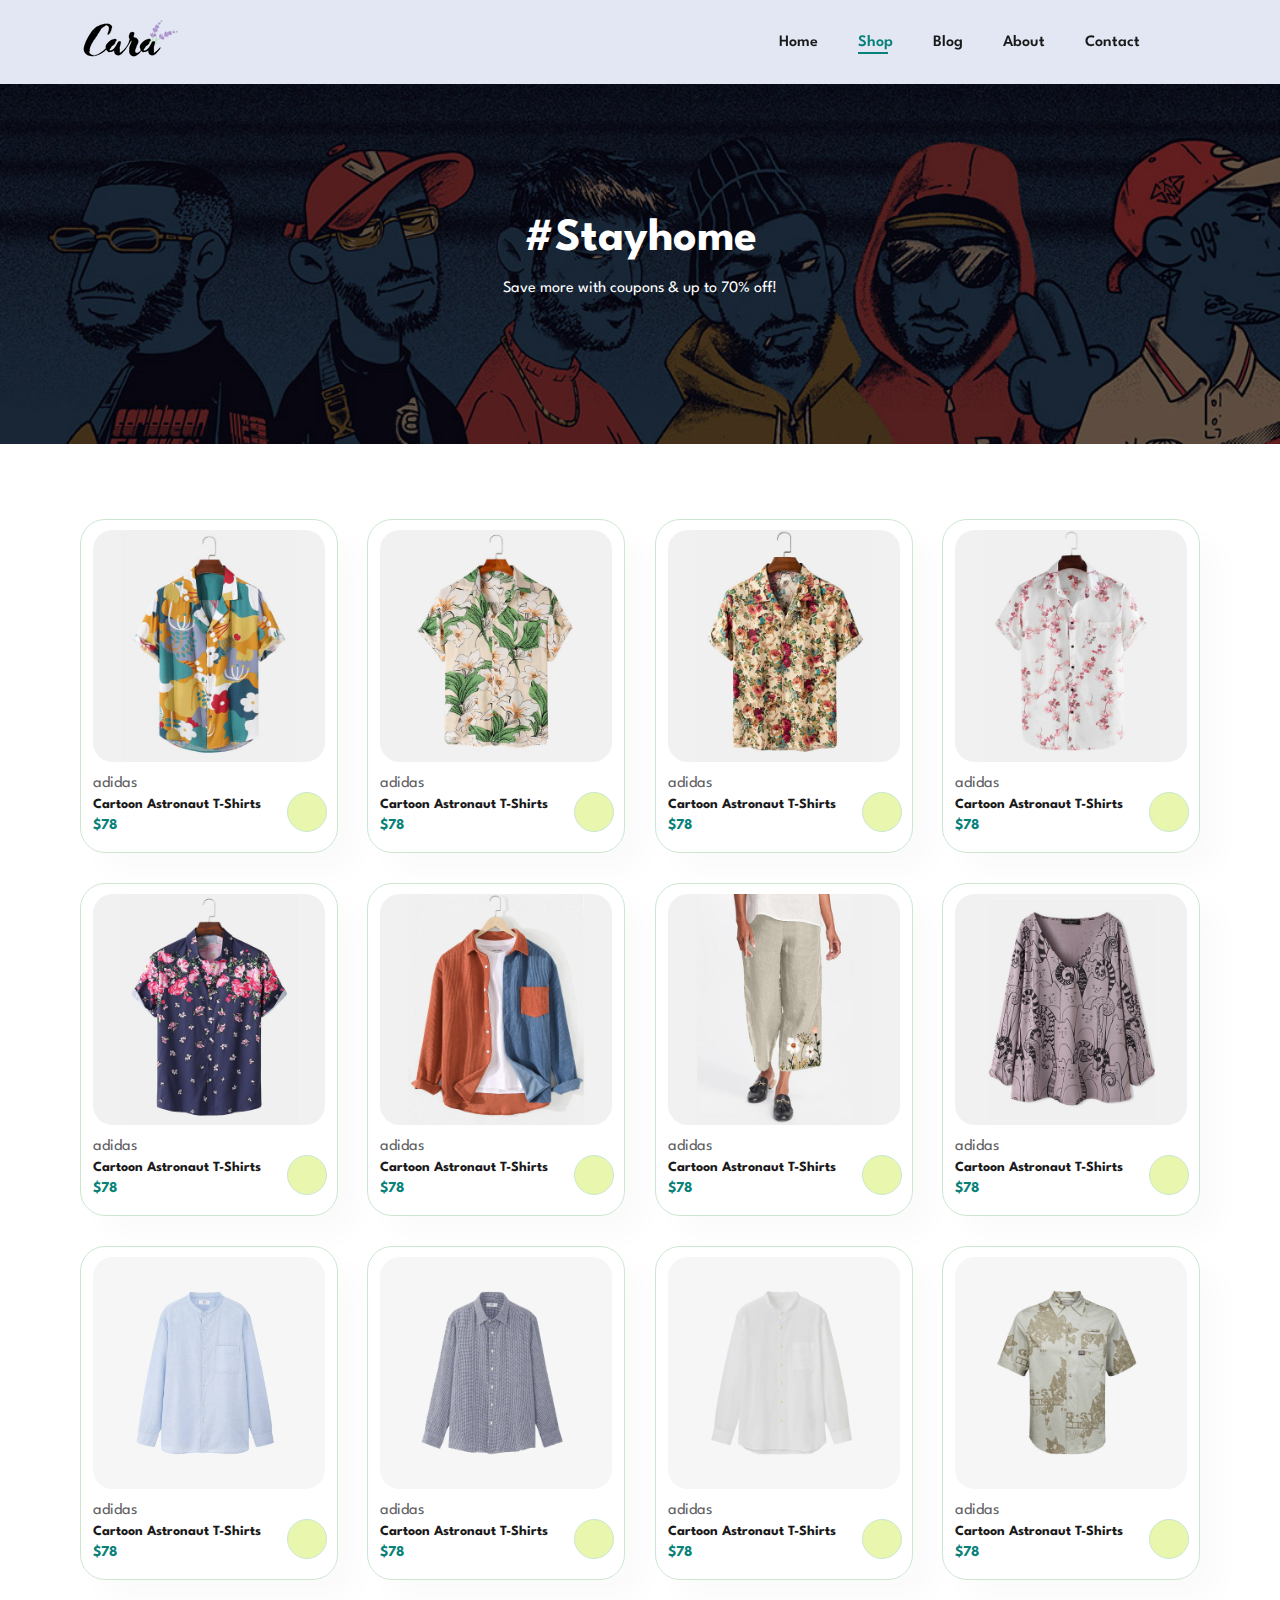
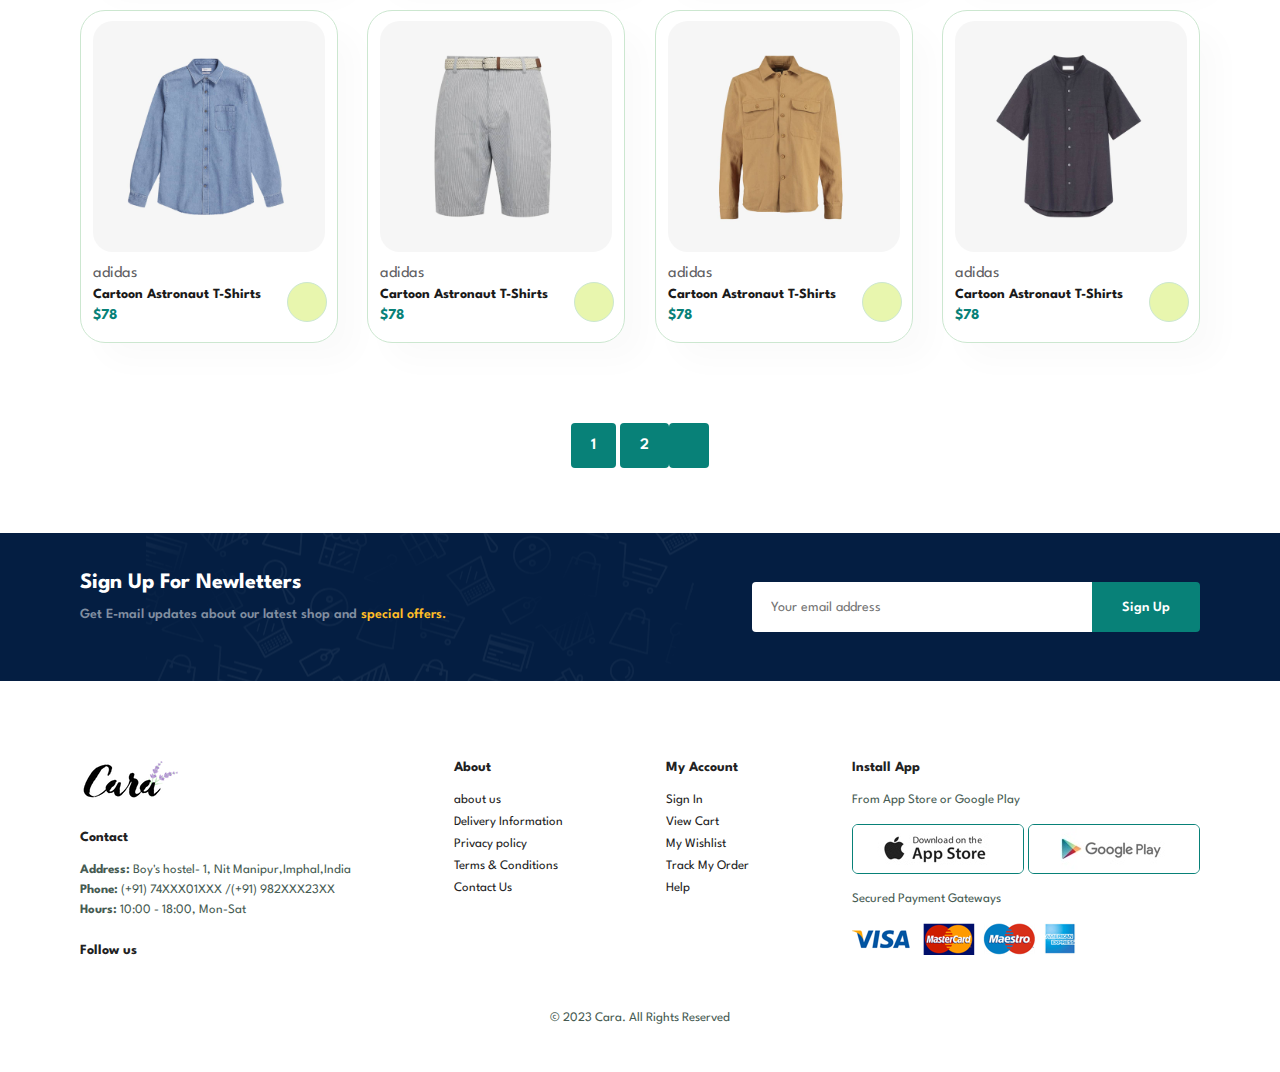
<file: shop.html>
<!DOCTYPE html>
<html lang="en">
<head>
    <meta charset="UTF-8">
    <meta name="viewport" content="width=device-width, initial-scale=1.0">
    <title>My Ecommerce Website</title>
    <link rel="stylesheet" href="https://cdnjs.cloudflare.com/ajax/libs/font-awesome/6.4.2/css/all.min.css" integrity="sha512-z3gLpd7yknf1YoNbCzqRKc4qyor8gaKU1qmn+CShxbuBusANI9QpRohGBreCFkKxLhei6S9CQXFEbbKuqLg0DA==" crossorigin="anonymous" referrerpolicy="no-referrer" />
    <link rel="stylesheet" href="style.css">
</head>
<body>

    <section id="header">
        <a href="#"><img src="img/logo.png" class="logo" alt=""></a>

         
        <div>
            <ul id="navbar">
                <li><a  href="index.html">Home</a></li>
                <li><a class="active" href="shop.html">Shop</a></li>
                <li><a href="blog.html">Blog</a></li>
                <li><a href="about.html">About</a></li>
                <li><a href="contact.html">Contact</a></li>
                <li id="lg-bag"><a href="cart.html"><i class="fa-solid fa-bag-shopping"></i></a></li>
                <a href="#" id="close"><i class="fa-solid fa-xmark"></i></a>

            </ul>
        </div>
        <div id="mobile">
            <a href="cart.html"><i class="fa-solid fa-bag-shopping"></i></a>
            <i id="bar" class="fa-solid fa-bars"></i>
        </div>

    </section>

    <section id="page-header">
        <h2>#Stayhome</h2>
        <p>Save more with coupons & up to 70% off!</p>
    </section>

    <section id="product1" class="section-p1">
        <div class="pro-container">
            <div class="pro" onclick="window.location.href='sproduct.html'">
                <img src="img/products/f1.jpg" alt="">
                <div class="des">
                    <span>adidas</span>
                    <h5>Cartoon Astronaut T-Shirts</h5>
                    <div class="star">
                       <i class="fas fa-star"></i>
                       <i class="fas fa-star"></i>
                       <i class="fas fa-star"></i>
                       <i class="fas fa-star"></i>
                       <i class="fas fa-star"></i>
                    </div>
                    <h4>$78</h4>
                </div>
                <a href="#"><i class="fa-solid fa-cart-shopping cart"></i></a>
            </div>
            <div class="pro">
                <img src="img/products/f2.jpg" alt="">
                <div class="des">
                    <span>adidas</span>
                    <h5>Cartoon Astronaut T-Shirts</h5>
                    <div class="star">
                       <i class="fas fa-star"></i>
                       <i class="fas fa-star"></i>
                       <i class="fas fa-star"></i>
                       <i class="fas fa-star"></i>
                       <i class="fas fa-star"></i>
                    </div>
                    <h4>$78</h4>
                </div>
                <a href="#"><i class="fa-solid fa-cart-shopping cart"></i></a>
            </div>
            <div class="pro">
                <img src="img/products/f3.jpg" alt="">
                <div class="des">
                    <span>adidas</span>
                    <h5>Cartoon Astronaut T-Shirts</h5>
                    <div class="star">
                       <i class="fas fa-star"></i>
                       <i class="fas fa-star"></i>
                       <i class="fas fa-star"></i>
                       <i class="fas fa-star"></i>
                       <i class="fas fa-star"></i>
                    </div>
                    <h4>$78</h4>
                </div>
                <a href="#"><i class="fa-solid fa-cart-shopping cart"></i></a>
            </div>
            <div class="pro">
                <img src="img/products/f4.jpg" alt="">
                <div class="des">
                    <span>adidas</span>
                    <h5>Cartoon Astronaut T-Shirts</h5>
                    <div class="star">
                       <i class="fas fa-star"></i>
                       <i class="fas fa-star"></i>
                       <i class="fas fa-star"></i>
                       <i class="fas fa-star"></i>
                       <i class="fas fa-star"></i>
                    </div>
                    <h4>$78</h4>
                </div>
                <a href="#"><i class="fa-solid fa-cart-shopping cart"></i></a>
            </div>
            <div class="pro">
                <img src="img/products/f5.jpg" alt="">
                <div class="des">
                    <span>adidas</span>
                    <h5>Cartoon Astronaut T-Shirts</h5>
                    <div class="star">
                       <i class="fas fa-star"></i>
                       <i class="fas fa-star"></i>
                       <i class="fas fa-star"></i>
                       <i class="fas fa-star"></i>
                       <i class="fas fa-star"></i>
                    </div>
                    <h4>$78</h4>
                </div>
                <a href="#"><i class="fa-solid fa-cart-shopping cart"></i></a>
            </div>
            <div class="pro">
                <img src="img/products/f6.jpg" alt="">
                <div class="des">
                    <span>adidas</span>
                    <h5>Cartoon Astronaut T-Shirts</h5>
                    <div class="star">
                       <i class="fas fa-star"></i>
                       <i class="fas fa-star"></i>
                       <i class="fas fa-star"></i>
                       <i class="fas fa-star"></i>
                       <i class="fas fa-star"></i>
                    </div>
                    <h4>$78</h4>
                </div>
                <a href="#"><i class="fa-solid fa-cart-shopping cart"></i></a>
            </div>
            <div class="pro">
                <img src="img/products/f7.jpg" alt="">
                <div class="des">
                    <span>adidas</span>
                    <h5>Cartoon Astronaut T-Shirts</h5>
                    <div class="star">
                       <i class="fas fa-star"></i>
                       <i class="fas fa-star"></i>
                       <i class="fas fa-star"></i>
                       <i class="fas fa-star"></i>
                       <i class="fas fa-star"></i>
                    </div>
                    <h4>$78</h4>
                </div>
                <a href="#"><i class="fa-solid fa-cart-shopping cart"></i></a>
            </div>
            <div class="pro">
                <img src="img/products/f8.jpg" alt="">
                <div class="des">
                    <span>adidas</span>
                    <h5>Cartoon Astronaut T-Shirts</h5>
                    <div class="star">
                       <i class="fas fa-star"></i>
                       <i class="fas fa-star"></i>
                       <i class="fas fa-star"></i>
                       <i class="fas fa-star"></i>
                       <i class="fas fa-star"></i>
                    </div>
                    <h4>$78</h4>
                </div>
                <a href="#"><i class="fa-solid fa-cart-shopping cart"></i></a>
            </div>
            <div class="pro">
                <img src="img/products/n1.jpg" alt="">
                <div class="des">
                    <span>adidas</span>
                    <h5>Cartoon Astronaut T-Shirts</h5>
                    <div class="star">
                       <i class="fas fa-star"></i>
                       <i class="fas fa-star"></i>
                       <i class="fas fa-star"></i>
                       <i class="fas fa-star"></i>
                       <i class="fas fa-star"></i>
                    </div>
                    <h4>$78</h4>
                </div>
                <a href="#"><i class="fa-solid fa-cart-shopping cart"></i></a>
            </div>
            <div class="pro">
                <img src="img/products/n2.jpg" alt="">
                <div class="des">
                    <span>adidas</span>
                    <h5>Cartoon Astronaut T-Shirts</h5>
                    <div class="star">
                       <i class="fas fa-star"></i>
                       <i class="fas fa-star"></i>
                       <i class="fas fa-star"></i>
                       <i class="fas fa-star"></i>
                       <i class="fas fa-star"></i>
                    </div>
                    <h4>$78</h4>
                </div>
                <a href="#"><i class="fa-solid fa-cart-shopping cart"></i></a>
            </div>
            <div class="pro">
                <img src="img/products/n3.jpg" alt="">
                <div class="des">
                    <span>adidas</span>
                    <h5>Cartoon Astronaut T-Shirts</h5>
                    <div class="star">
                       <i class="fas fa-star"></i>
                       <i class="fas fa-star"></i>
                       <i class="fas fa-star"></i>
                       <i class="fas fa-star"></i>
                       <i class="fas fa-star"></i>
                    </div>
                    <h4>$78</h4>
                </div>
                <a href="#"><i class="fa-solid fa-cart-shopping cart"></i></a>
            </div>
            <div class="pro">
                <img src="img/products/n4.jpg" alt="">
                <div class="des">
                    <span>adidas</span>
                    <h5>Cartoon Astronaut T-Shirts</h5>
                    <div class="star">
                       <i class="fas fa-star"></i>
                       <i class="fas fa-star"></i>
                       <i class="fas fa-star"></i>
                       <i class="fas fa-star"></i>
                       <i class="fas fa-star"></i>
                    </div>
                    <h4>$78</h4>
                </div>
                <a href="#"><i class="fa-solid fa-cart-shopping cart"></i></a>
            </div>
            <div class="pro">
                <img src="img/products/n5.jpg" alt="">
                <div class="des">
                    <span>adidas</span>
                    <h5>Cartoon Astronaut T-Shirts</h5>
                    <div class="star">
                       <i class="fas fa-star"></i>
                       <i class="fas fa-star"></i>
                       <i class="fas fa-star"></i>
                       <i class="fas fa-star"></i>
                       <i class="fas fa-star"></i>
                    </div>
                    <h4>$78</h4>
                </div>
                <a href="#"><i class="fa-solid fa-cart-shopping cart"></i></a>
            </div>
            <div class="pro">
                <img src="img/products/n6.jpg" alt="">
                <div class="des">
                    <span>adidas</span>
                    <h5>Cartoon Astronaut T-Shirts</h5>
                    <div class="star">
                       <i class="fas fa-star"></i>
                       <i class="fas fa-star"></i>
                       <i class="fas fa-star"></i>
                       <i class="fas fa-star"></i>
                       <i class="fas fa-star"></i>
                    </div>
                    <h4>$78</h4>
                </div>
                <a href="#"><i class="fa-solid fa-cart-shopping cart"></i></a>
            </div>
            <div class="pro">
                <img src="img/products/n7.jpg" alt="">
                <div class="des">
                    <span>adidas</span>
                    <h5>Cartoon Astronaut T-Shirts</h5>
                    <div class="star">
                       <i class="fas fa-star"></i>
                       <i class="fas fa-star"></i>
                       <i class="fas fa-star"></i>
                       <i class="fas fa-star"></i>
                       <i class="fas fa-star"></i>
                    </div>
                    <h4>$78</h4>
                </div>
                <a href="#"><i class="fa-solid fa-cart-shopping cart"></i></a>
            </div>
            <div class="pro">
                <img src="img/products/n8.jpg" alt="">
                <div class="des">
                    <span>adidas</span>
                    <h5>Cartoon Astronaut T-Shirts</h5>
                    <div class="star">
                       <i class="fas fa-star"></i>
                       <i class="fas fa-star"></i>
                       <i class="fas fa-star"></i>
                       <i class="fas fa-star"></i>
                       <i class="fas fa-star"></i>
                    </div>
                    <h4>$78</h4>
                </div>
                <a href="#"><i class="fa-solid fa-cart-shopping cart"></i></a>
            </div>
        </div>
    </section>

    <section id="pagination" class="section-p1">
        <a href="#">1</a>
        <a href="#">2</a>
        <a href="#"><i class="fa-solid fa-right-long"></i></a>
    </section>


    <section id="newletter" class="section-p1 section-m1">
        <div class="newstext">
            <h4>Sign Up For Newletters</h4>
            <p>Get E-mail updates about our latest shop and <span>special offers.</span></p>
        </div>
        <div class="form">
            <input type="text" placeholder="Your email address" id="">
            <button class="normal">Sign Up</button>
        </div>
    </section>

    <footer class="section-p1">
        <div class="col">
            <img class="logo" src="img/logo.png" alt="">
            <h4>Contact</h4>
            <p><strong>Address:</strong> Boy's hostel- 1, Nit Manipur,Imphal,India</p>
            <p><strong>Phone:</strong> (+91) 74XXX01XXX /(+91) 982XXX23XX </p>
            <p><strong>Hours:</strong> 10:00 - 18:00, Mon-Sat</p>
            <div class="follow">
                <h4>Follow us</h4>
                <div class="icon">
                    <i class="fa-brands fa-facebook-f"></i>
                    <i class="fa-brands fa-square-x-twitter"></i>
                    <i class="fa-brands fa-instagram"></i>
                    <i class="fa-brands fa-pinterest-p"></i>
                    <i class="fa-brands fa-youtube"></i>
                </div>
            </div>
        </div>
        <div class="col">
            <h4>About</h4>
            <a href="#">about us</a>
            <a href="#">Delivery Information</a>
            <a href="#">Privacy policy</a>
            <a href="#">Terms & Conditions</a>
            <a href="#">Contact Us</a>
        </div>
        <div class="col">
            <h4>My Account</h4>
            <a href="#">Sign In</a>
            <a href="#">View Cart</a>
            <a href="#">My Wishlist</a>
            <a href="#">Track My Order</a>
            <a href="#">Help</a>
        </div>
        <div class="col install">
            <h4>Install App</h4>
            <p>From App Store or Google Play</p>
            <div class="row">
                <img src="img/pay/app.jpg" alt="">
                <img src="img/pay/play.jpg" alt="">
            </div>
            <p>Secured Payment Gateways</p>
            <img src="img/pay/pay.png" alt="">
        </div>
        <div class="copyright">
            <p>© 2023 Cara. All Rights Reserved</p>
        </div>
    </footer>

    <script src="script.js"></script>
</body>
</html>
</file>
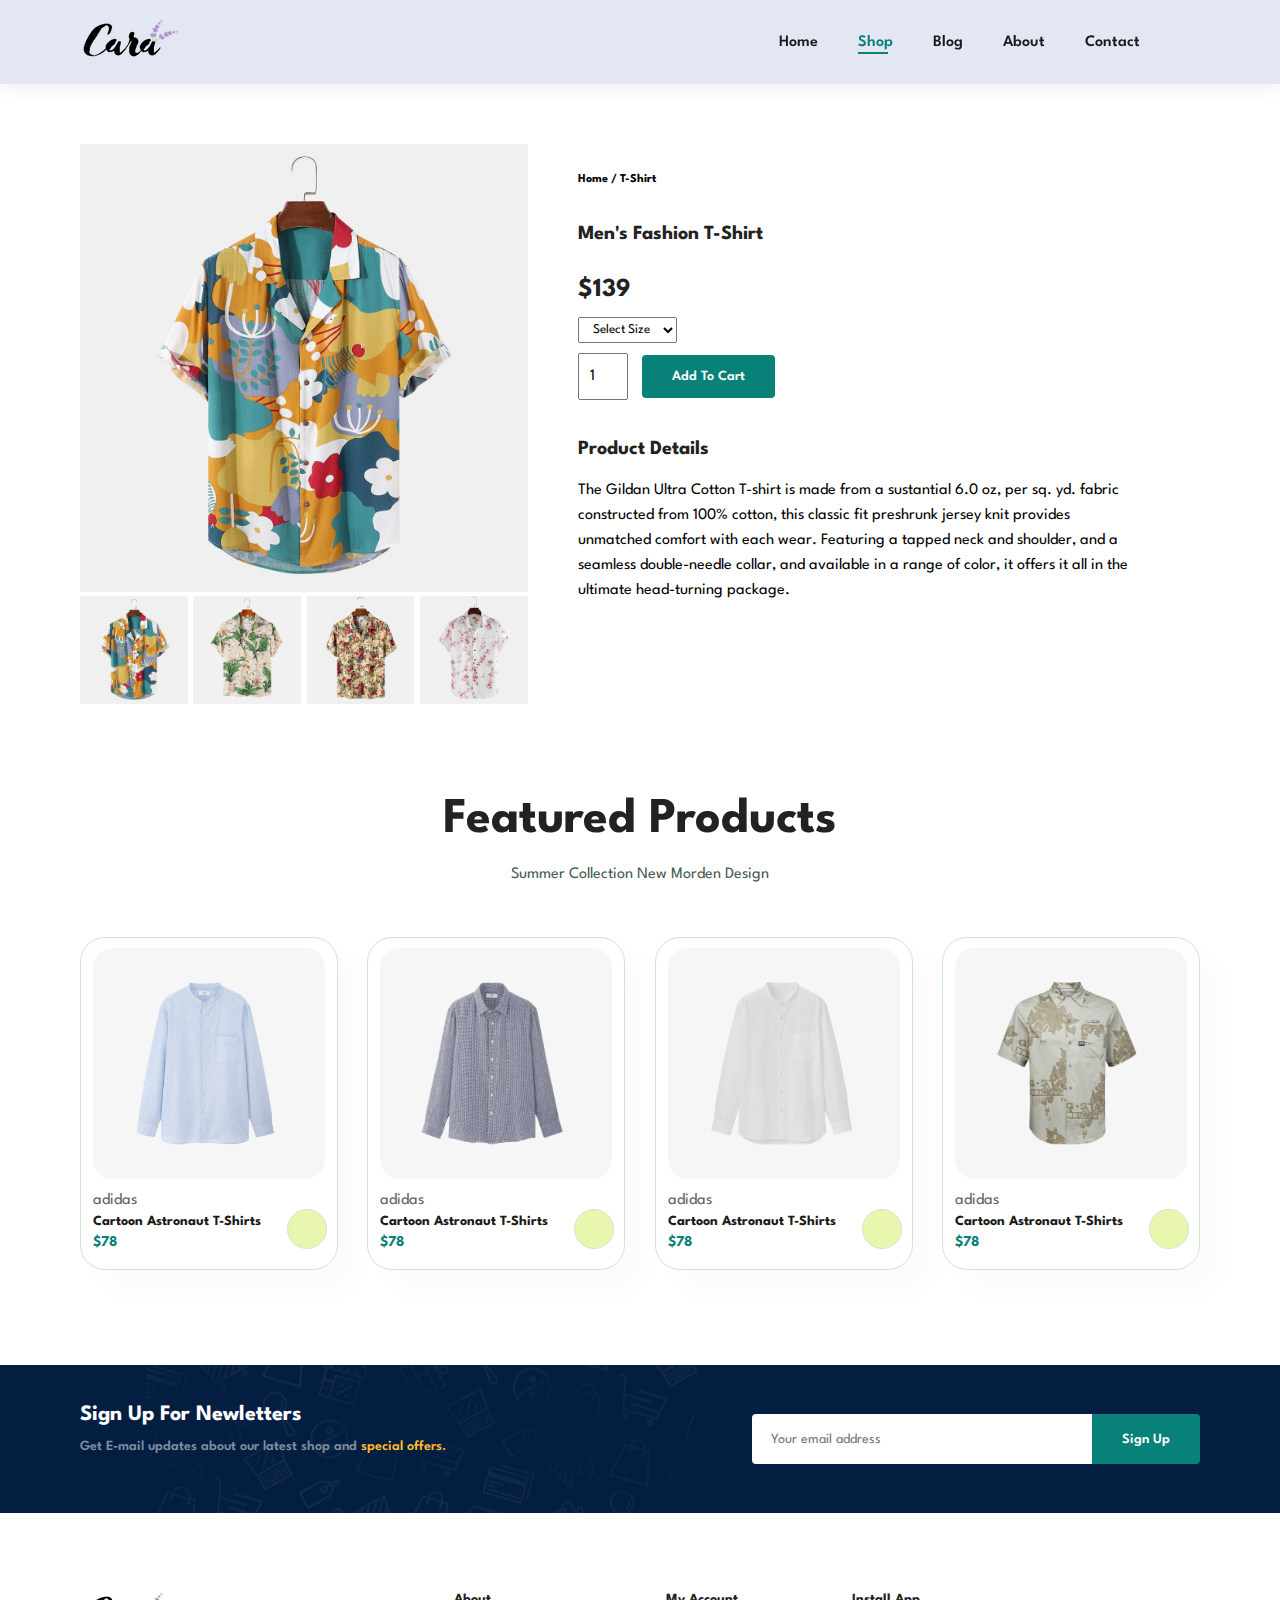
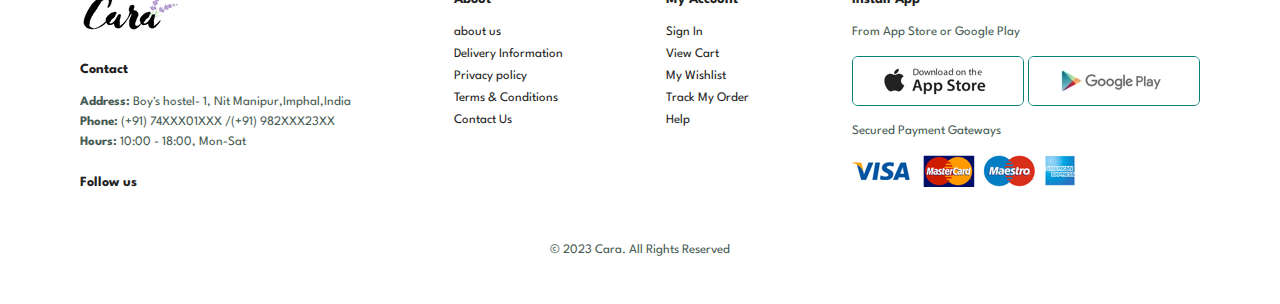
<file: sproduct.html>
<!DOCTYPE html>
<html lang="en">
<head>
    <meta charset="UTF-8">
    <meta name="viewport" content="width=device-width, initial-scale=1.0">
    <title>My Ecommerce Website</title>
    <link rel="stylesheet" href="https://cdnjs.cloudflare.com/ajax/libs/font-awesome/6.4.2/css/all.min.css" integrity="sha512-z3gLpd7yknf1YoNbCzqRKc4qyor8gaKU1qmn+CShxbuBusANI9QpRohGBreCFkKxLhei6S9CQXFEbbKuqLg0DA==" crossorigin="anonymous" referrerpolicy="no-referrer" />
    <link rel="stylesheet" href="style.css">
</head>
<body>

    <section id="header">
        <a href="#"><img src="img/logo.png" class="logo" alt=""></a>

         
        <div>
            <ul id="navbar">
                <li><a  href="index.html">Home</a></li>
                <li><a class="active" href="shop.html">Shop</a></li>
                <li><a href="blog.html">Blog</a></li>
                <li><a href="about.html">About</a></li>
                <li><a href="contact.html">Contact</a></li>
                <li id="lg-bag"><a href="cart.html"><i class="fa-solid fa-bag-shopping"></i></a></li>
                <a href="#" id="close"><i class="fa-solid fa-xmark"></i></a>

            </ul>
        </div>
        <div id="mobile">
            <a href="cart.html"><i class="fa-solid fa-bag-shopping"></i></a>
            <i id="bar" class="fa-solid fa-bars"></i>
        </div>

    </section>

    <section id="prodetails" class="section-p1">
        <div class="single-pro-image">
            <img src="img/products/f1.jpg" width="100%" id="MainImg" alt="">

            <div class="small-img-group">
                <div class="small-img-col">
                    <img src="img/products/f1.jpg" width="100%" class="small-img" alt="">
                </div>
                <div class="small-img-col">
                    <img src="img/products/f2.jpg" width="100%" class="small-img" alt="">
                </div>
                <div class="small-img-col">
                    <img src="img/products/f3.jpg" width="100%" class="small-img" alt="">
                </div>
                <div class="small-img-col">
                    <img src="img/products/f4.jpg" width="100%" class="small-img" alt="">
                </div>
            </div>
        </div>

        <div class="single-pro-details">
            <h6>Home / T-Shirt</h6>
            <h4>Men's Fashion T-Shirt</h4>
            <h2>$139</h2>
            <select>
                <option >Select Size</option>
                <option >XL</option>
                <option >XXL</option>
                <option >Small</option>
                <option >Large</option>
                <option >Medium</option>
            </select>
            <input type="number" value="1">
            <button class="normal">Add To Cart</button>
            <h4>Product Details</h4>
            <span>The Gildan Ultra Cotton T-shirt is made from a sustantial 6.0 oz, per
                sq. yd. fabric constructed from 100% cotton, this classic fit preshrunk
                jersey knit provides unmatched comfort with each wear. Featuring a tapped neck
                and shoulder, and a seamless double-needle collar, and available in a range
                of color, it offers it all in the ultimate head-turning package.
            </span>
        </div>
    </section>

        <section id="product1" class="section-p1">
        <h1>Featured Products</h1>
        <p>Summer Collection New Morden Design</p>
        <div class="pro-container">
            <div class="pro">
                <img src="img/products/n1.jpg" alt="">
                <div class="des">
                    <span>adidas</span>
                    <h5>Cartoon Astronaut T-Shirts</h5>
                    <div class="star">
                       <i class="fas fa-star"></i>
                       <i class="fas fa-star"></i>
                       <i class="fas fa-star"></i>
                       <i class="fas fa-star"></i>
                       <i class="fas fa-star"></i>
                    </div>
                    <h4>$78</h4>
                </div>
                <a href="#"><i class="fa-solid fa-cart-shopping cart"></i></a>
            </div>
            <div class="pro">
                <img src="img/products/n2.jpg" alt="">
                <div class="des">
                    <span>adidas</span>
                    <h5>Cartoon Astronaut T-Shirts</h5>
                    <div class="star">
                       <i class="fas fa-star"></i>
                       <i class="fas fa-star"></i>
                       <i class="fas fa-star"></i>
                       <i class="fas fa-star"></i>
                       <i class="fas fa-star"></i>
                    </div>
                    <h4>$78</h4>
                </div>
                <a href="#"><i class="fa-solid fa-cart-shopping cart"></i></a>
            </div>
            <div class="pro">
                <img src="img/products/n3.jpg" alt="">
                <div class="des">
                    <span>adidas</span>
                    <h5>Cartoon Astronaut T-Shirts</h5>
                    <div class="star">
                       <i class="fas fa-star"></i>
                       <i class="fas fa-star"></i>
                       <i class="fas fa-star"></i>
                       <i class="fas fa-star"></i>
                       <i class="fas fa-star"></i>
                    </div>
                    <h4>$78</h4>
                </div>
                <a href="#"><i class="fa-solid fa-cart-shopping cart"></i></a>
            </div>
            <div class="pro">
                <img src="img/products/n4.jpg" alt="">
                <div class="des">
                    <span>adidas</span>
                    <h5>Cartoon Astronaut T-Shirts</h5>
                    <div class="star">
                       <i class="fas fa-star"></i>
                       <i class="fas fa-star"></i>
                       <i class="fas fa-star"></i>
                       <i class="fas fa-star"></i>
                       <i class="fas fa-star"></i>
                    </div>
                    <h4>$78</h4>
                </div>
                <a href="#"><i class="fa-solid fa-cart-shopping cart"></i></a>
            </div>
        </div>
    </section>


    <section id="newletter" class="section-p1 section-m1">
        <div class="newstext">
            <h4>Sign Up For Newletters</h4>
            <p>Get E-mail updates about our latest shop and <span>special offers.</span></p>
        </div>
        <div class="form">
            <input type="text" placeholder="Your email address" id="">
            <button class="normal">Sign Up</button>
        </div>
    </section>

    <footer class="section-p1">
        <div class="col">
            <img class="logo" src="img/logo.png" alt="">
            <h4>Contact</h4>
            <p><strong>Address:</strong> Boy's hostel- 1, Nit Manipur,Imphal,India</p>
            <p><strong>Phone:</strong> (+91) 74XXX01XXX /(+91) 982XXX23XX </p>
            <p><strong>Hours:</strong> 10:00 - 18:00, Mon-Sat</p>
            <div class="follow">
                <h4>Follow us</h4>
                <div class="icon">
                    <i class="fa-brands fa-facebook-f"></i>
                    <i class="fa-brands fa-square-x-twitter"></i>
                    <i class="fa-brands fa-instagram"></i>
                    <i class="fa-brands fa-pinterest-p"></i>
                    <i class="fa-brands fa-youtube"></i>
                </div>
            </div>
        </div>
        <div class="col">
            <h4>About</h4>
            <a href="#">about us</a>
            <a href="#">Delivery Information</a>
            <a href="#">Privacy policy</a>
            <a href="#">Terms & Conditions</a>
            <a href="#">Contact Us</a>
        </div>
        <div class="col">
            <h4>My Account</h4>
            <a href="#">Sign In</a>
            <a href="#">View Cart</a>
            <a href="#">My Wishlist</a>
            <a href="#">Track My Order</a>
            <a href="#">Help</a>
        </div>
        <div class="col install">
            <h4>Install App</h4>
            <p>From App Store or Google Play</p>
            <div class="row">
                <img src="img/pay/app.jpg" alt="">
                <img src="img/pay/play.jpg" alt="">
            </div>
            <p>Secured Payment Gateways</p>
            <img src="img/pay/pay.png" alt="">
        </div>
        <div class="copyright">
            <p>© 2023 Cara. All Rights Reserved</p>
        </div>
    </footer>

    <script>
        var MainImg = document.getElementById("MainImg");
        var smallimg = document.getElementsByClassName("small-img");

        smallimg[0].onclick = function(){
            MainImg.src =smallimg[0].src;
        }
        smallimg[1].onclick = function(){
            MainImg.src =smallimg[1].src;
        }
        smallimg[2].onclick = function(){
            MainImg.src =smallimg[2].src;
        }
        smallimg[3].onclick = function(){
            MainImg.src =smallimg[3].src;
        }
    </script>

    <script src="script.js"></script>
</body>
</html>
</file>
<file: style.css>
@import url("https://fonts.googleapis.com/css2?family=Spartan:wght@100;200;300;400;500;600;700;800;900&display=swap");
*{
    margin: 0;
    padding: 0;
    box-sizing: border-box;
    font-family: 'Spartan',sans-serif;
}
h1{
    font-size: 50px;
    line-height: 64px;
    color: #222;
}

h2{
    font-size: 46px;
    line-height: 54px;
    color: #222;
}

h4{
    font-size: 20px;
    color: #222;
}

h6{
    font-weight: 700;
    font-size: 12px;
}

p{
    font-size: 16px;
    color: #465b52;
    margin: 15px 0 20px 0;
}

.section-p1{
    padding: 40px 80px;
}

.section-m1{
    margin: 40px 0;
}

button.normal{
    font-size: 14px;
    font-weight: 600;
    padding: 15px 30px;
    color: #000;
    background-color: #fff;
    border-radius: 4px;
    cursor: pointer;
    border: none;
    outline: none;
    transition: 0.25s;

}

button.white{
    font-size: 13px;
    font-weight: 600;
    padding: 11px 18px;
    color: #fff;
    background-color: transparent;
    cursor: pointer;
    border: 1px solid #fff;
    outline: none;
    transition: 0.25s;
}

body{
    width: 100%;
}

/*header start */

#header{
    display: flex;
    align-items: center;
    justify-content: space-between;
    padding:20px 80px;
    background-color: #e3e6f3;
    box-shadow: 0 5px 15px rgba(0,0,0,0.06);
    z-index: 999;
    position: sticky;
    top: 0px;
    left:0;
}

#navbar{
    display: flex;
    align-items: center;
    justify-content: center;
}

#navbar li{
    list-style: none;
    padding:0 20px;
    position: relative;
    
}

#navbar li a{
    text-decoration: none;
    font-size: 16px;
    font-weight: 600;
    color: #1a1a1a;
    transition: 0.3s ease;
}

#navbar li i{
    font-size: 20px;
    padding-bottom: 6px;
}

#navbar li a:hover,
#navbar li a.active{
    color: #088178;
}

#navbar li a.active::after,
#navbar li a:hover::after{
    content:"" ;
    width: 30px;
    height: 2px;
    background-color: #088178;
    position: absolute;
    bottom: -4px;
    left: 20px;
}
#mobile{
    display: none;
    align-items: center;
}
#close{
    display: none;
}

/* home page */

#hero {
    background-image: url("img/hero4.png");
    height: 90vh;
    width: 100%;
    background-size: cover;
    background-position: top 25% right 0 ;
    padding: 0 80px;
    display: flex;
    flex-direction: column;
    align-items: flex-start;
    justify-content: center;
}


#hero h4{
    padding-bottom: 15px;
}

#hero h1{
    color: #088178;
}

#hero button{
    background-image: url(img/button.png);
    background-color: transparent;
    color: #088178;
    border: 0;
    padding: 14px 80px 14px 65px;
    background-repeat: no-repeat;
    cursor: pointer;
    font-weight: 700;
    font-size: 15px;
}

#feature{
    display: flex;
    align-items: center;
    justify-content: space-between;
    flex-wrap: wrap;
}

#feature .fe-box{
     width: 180px;
     text-align: center;
     padding: 25px 15px;
     box-shadow: 20px 20px 34px rgba(0,0,0,0.03);
     border: 1px solid #cce7d0;
     border-radius: 4px;
     margin: 15px 0;
}

#feature .fe-box:hover{
    box-shadow: 10px 10px 54px rgba(70,62,221,0.1);
}


#feature .fe-box img{
    width: 100%;
    margin-bottom: 10px;
}

#feature .fe-box h6{
    display: inline-block;
    padding: 9px 8px 6px 8px;
    line-height: 1;
    border-radius: 4px;
    color: #4a5151;
    background-color: #fddde4;
}


#feature .fe-box:nth-child(2) h6{
    background-color: #cdebbc;
}
#feature .fe-box:nth-child(3) h6{
    background-color: #d1e8f2 ;
}

#feature .fe-box:nth-child(4) h6{
    background-color: #cdd4f8;
}

#feature .fe-box:nth-child(5) h6{
    background-color: #f6dbf6;
}

#feature .fe-box:nth-child(5) h6{
    background-color: #fff2e5;
}

#product1{
    text-align: center;
}

#product1 .pro-container{
    display: flex;
    justify-content: space-between;
    padding-top: 20px;
    flex-wrap: wrap;
}

#product1 .pro{
    width: 23%;
    min-width: 250px;
    padding: 10px 12px;
    border: 1px solid #cce7d0;
    border-radius: 25px;
    cursor: pointer;
    box-shadow: 20px 20px 30px rgba(0,0,0,0.02);
    margin: 15px 0;
    transition: 0.2s ease;
    position: relative;
}

#product1 .pro:hover{
    box-shadow: 20px 20px 30px rgba(0,0,0,0.06);
}
#product1 .pro img{
    width: 100%;
    border-radius: 20px;
}

#product1 .pro .des{
    text-align: start;
    padding: 10px 0;
}

#product1 .pro .des span{
    color: #606063;
    font: 12px;
}

#product1 .pro .des h5{
    padding-top: 7px;
    color: #1a1a1a;
    font-size: 14px;
}

#product1 .pro .des i{
    font-size: 12px;
    color: rgb(243, 181, 25);
}

#product1 .pro .des h4{
    padding-top: 7px;
    font-size: 15px;
    font-weight: 700;
    color: #088178;
}

#product1 .pro .cart{
    width: 40px;
    height: 40px;
    line-height: 40px;
    border-radius: 50px;
    background-color: #e8f6ae;
    color: #088178;
    border: 1px solid #cce7d0;
    position: absolute;
    bottom: 20px;
    right: 10px;
}

#banner{
    display: flex;
    flex-direction: column;
    justify-content: center;
    align-items: center;
    text-align: center;
    background-image: url(img/banner/b2.jpg);
    width: 100%;
    height: 40vh;
    background-size: cover;
    background-position: center;
}

#banner h4{
    color: #fff;
    font-size: 16px;
}

#banner h2{
    color: #fff;
    font-size: 30px;
    padding: 10px 0;
}
#banner h2 span{
    color: #ef3636;
    
}

#banner button:hover{
    background: #088178;
    color: #fff;
}

#sm-banner{
    display: flex;
    justify-content: space-between;
    flex-wrap: wrap;
}

#sm-banner .banner-box{
    display: flex;
    flex-direction: column;
    justify-content: center;
    align-items: flex-start;
    background-image: url(img/banner/b17.jpg);
    min-width: 580px;
    height: 50vh;
    background-size: cover;
    background-position: center;
    padding: 30px;
}

#sm-banner .banner-box2{
    background-image: url(img/banner/b10.jpg);
}
#sm-banner h4{
    color: #fff;
    font-size: 20px;
    font-weight: 300;
}

#sm-banner h2{
    color: #fff;
    font-size: 28px;
    font-weight: 800;
}

#sm-banner span{
    color: #fff;
    font-size: 14px;
    font-weight: 500;
    padding-bottom: 15px;
}

#sm-banner .banner-box:hover button{
    background-color: #088178;
    border: 1px solid#088178;
}

#banner3{
    display: flex;
    justify-content: space-between;
    flex-wrap: wrap;
    padding: 0 80px;
}

#banner3 .banner-box{
    display: flex;
    flex-direction: column;
    justify-content: center;
    align-items: flex-start;
    background-image: url(img/banner/b7.jpg);
    min-width: 30%;
    height: 30vh;
    background-size: cover;
    background-position: center;
    padding: 20px;
    margin-bottom: 20px;
}

#banner3 .banner-box2{
    background-image: url(img/banner/b4.jpg);
}

#banner3 .banner-box3{
    background-image: url(img/banner/b18.jpg);
}

#banner3 h2{
    color: #fff;
    font-weight: 900;
    font-size: 22px;
}

#banner3 h3{
    color: #ec544e;
    font-weight: 800;
    font-size: 15px;
}

#newletter{
    display: flex;
    justify-content: space-between;
    flex-wrap: wrap;
    align-items: center;
    background-image: url(img/banner/b14.png);
    background-repeat: no-repeat;
    background-position: 20% 30%;
    background-color: #041e42;
}

#newletter h4{
    font-size: 22px;
    font-weight: 700;
    color: #fff;
}

#newletter p{
    font-size: 14px;
    font-weight: 600;
    color: #818ea0;
}

#newletter .form{
    display: flex;
    width: 40%;
}

#newletter p span{
    color: #ffbd27;
}

#newletter input{
    height: 3.125rem;
    padding: 0 1.25em;
    font-size: 14px;
    width: 100%;
    border: 1px solid transparent;
    border-radius: 4px;
    outline: none;
    border-top-right-radius: 0;
    border-bottom-right-radius: 0;
}

#newletter button{
    background-color: #088178;
    color: #fff;
    white-space: nowrap;
    border-top-left-radius: 0;
    border-bottom-left-radius: 0;
}

footer{
    display: flex;
    flex-wrap: wrap;
    justify-content: space-between;
}

footer .col{
    display: flex;
    flex-direction: column;
    align-items: flex-start;
    margin-bottom: 20px;
}
footer .logo{
    margin-bottom: 30px;

}
footer h4{
    font-size: 14px;
    padding-bottom: 20px;
}
footer p{
    font-size: 13px;
    margin: 0 0 8px 0;
}

footer a{
    font-size: 13px;
    text-decoration: none;
    color: #222;
    margin: 0 0 10px 0;
}
footer .follow{
    margin-top: 20px;
}

footer .follow i{
    color:#151b18;
    padding-right: 4px;
    cursor: pointer;
}

footer .row img{
    border: 1px solid #088178;
    border-radius: 6px
}
footer .install img{
    margin: 10px 0 15px 0;
}

footer .follow i:hover,
footer a:hover{
    color: #088178;

}

footer .copyright{
    width: 100%;
    text-align: center;
}



/* Shop Page */

#page-header{
    background-image: url("img/banner/b1.jpg");
    width: 100%;
    height: 40vh;
    background-size: cover;
    display: flex;
    justify-content: center;
    text-align: center;
    flex-direction: column;
    padding: 14px;
}

#page-header h2,
#page-header p{
    color: #fff;
}

#pagination{
    text-align: center;
}

#pagination a{
    text-decoration: none;
    background-color: #088178;
    padding: 15px 20px;
    border-radius: 4px;
    color: #fff;
    font-weight: 600;
}

#pagination a i{
    font-size: 16px;
    font-weight: 600;
}

/* single-Product */

#prodetails{
    display: flex;
    margin-top: 20px;
}

#prodetails .single-pro-image{
    width: 40%;
    margin-right: 50px;

}

.small-img-group{
    display: flex;
    justify-content: space-between;
}
.small-img-col{
    flex-basis: 24%;
    cursor: pointer;
}

#prodetails .single-pro-details{
    width: 50%;
    padding-top: 30px;
}

#prodetails .single-pro-details h4{
    padding: 40px 0 20px 0;
}

#prodetails .single-pro-details h2{
    font-size: 26px;
}

#prodetails .single-pro-details select{
    display: block;
    padding: 5px 10px;
    margin-bottom: 10px;

}

#prodetails .single-pro-details input{
    width: 50px;
    height: 47px;
    padding-left: 10px;
    font-size: 16px;
    margin-right: 10px;
}
#prodetails .single-pro-details input:focus{
    outline: none;
}
#prodetails .single-pro-details button{
    background-color: #088178;
    color: #fff;
}
#prodetails .single-pro-details span{
    line-height: 25px;
}

/* Blog Page */

#page-header.blog-header {
    background-image: url(img/banner/b19.jpg);

}

#blog{
    padding: 150px 150px 0 150px;
}

#blog .blog-box{
    display: flex;
    align-items: center;
    width: 100%;
    position: relative;
    padding-bottom: 90px;
}

#blog .blog-img{
    width: 50%;
    margin-right: 40px;
}

#blog img{
    width: 100%;
    height: 300px;
    object-fit: cover;
}

#blog .blog-details{
    width: 50%;
}

#blog .blog-details a{
    text-decoration: none;
    font-size: 11px;
    color: #000;
    font-weight: 700;
    position: relative;
    transition: 0.3s;
}

#blog .blog-details a::after{
    content: "";
    width: 50px;
    height: 1px;
    background-color: #000;
    position: absolute;
    top: 4px;
    right: -60px;
}

#blog .blog-details a:hover{
    color: #088178;
}

#blog .blog-details a:hover::after{
    background-color: #088178;
}

#blog .blog-box h1{
    position: absolute;
    top: -40px;
    left: 0;
    font-size: 70px;
    font-weight: 700;
    color: #c9cbce;
    z-index: -9;
}

/* About-Us */
#page-header.about-header{
    background-image: url(img/about/banner.png);
}

#about-head{
    display: flex;
    align-items: center;
}

#about-head img{
    width: 50%;
    height: auto;
}
#about-head div{
    padding-left: 40px;
}

#about-app{
    text-align: center;
}

#about-app .video{
    width: 70%;
    height: 100%;
    margin: 30px auto 0 auto;
}

#about-app .video video{
    width: 100%;
    height: 100%;
    border-radius: 20px;
    
}

/* Contact-Page */

#contact-details{
    display: flex;
    align-items: center;
    justify-content: space-between;
}

#contact-details .details{
    width: 40%;
}

#contact-details .details span,
#form-details form span{
    font-size: 12px;
}

#contact-details .details h2,
#form-details form h2{
    font-size: 26px;
    line-height: 35px;
    padding: 20px 0;
}

#contact-details .details h3{
    font-size: 16px;
    padding-bottom: 15px;
}

#contact-details .details li{
    list-style: none;
    display: flex;
    padding: 10px 0;

}
#contact-details .details li i{
    font-size: 14px;
    padding-right: 22px;
}
#contact-details .details li p{
    margin: 0;
    font-size: 14px;
}

#contact-details .map{
    width: 55%;
    height: 400px;
}

#contact-details .map iframe{
    width: 100%;
    height: 100%;
}

#form-details{
    display: flex;
    justify-content: space-between;
    margin: 30px;
    padding: 80px;
    border: 1px solid #e1e1e1;
}

#form-details form{
    width: 65%;
    display: flex;
    flex-direction: column;
    align-items: flex-start;
}

#form-details form input,
#form-details form textarea{
    width: 100%;
    padding: 12px 15px;
    outline: none;
    margin-bottom: 20px;
    border: 1px solid #e1e1e1;
}

#form-details form button{
    background-color: #088178;
    color: #fff;
}

#form-details .people div{
    padding: 25px;
    display: flex;
    align-items: flex-start;
}

#form-details .people div img{
    width: 65px;
    height: 65px;
    object-fit: cover;
    margin-right: 15px;

}

#form-details .people div p{
    margin: 0;
    font-size: 13px;
    line-height: 25px;
}

#form-details .people div span{
    display: block;
    font-size: 16px;
    font-weight: 600;
    color: #000;
}


/* Cart Page */
#cart {
    overflow-x: auto;
}
#cart table{
    width: 100%;
    border-collapse: collapse;
    table-layout: fixed;
    white-space: nowrap;
}

#cart table img{
    width: 70px;
}

#cart table td:nth-child(1){
    width: 100px;
    text-align: center;
}

#cart table td:nth-child(2){
    width: 150px;
    text-align: center;
}

#cart table td:nth-child(3){
    width: 250px;
    text-align: center;
}

#cart table td:nth-child(4),
#cart table td:nth-child(5),
#cart table td:nth-child(6){
    width: 150px;
    text-align: center;
}

#cart table td:nth-child(5) input{
    width: 70px;
    padding: 10px 5px 10px 15px;
}

#cart table thead{
    border: 1px solid #e2e9e1;
    border-left: none;
    border-right: none;
}

#cart table thead td{
    font-weight: 700;
    text-transform: uppercase;
    font-size: 13px;
    padding: 18px 0;
}

#cart table tbody tr td{
    padding-top: 15px;
}


#cart table tbody td{
    font-size: 13px;
}

#cart-add{
    display: flex;
    flex-wrap: wrap;
    justify-content: space-between;
}

#coupon{
    width: 50%;
    margin-bottom: 30px;
}

#coupon h3,
#subtotal h3
{
    padding-bottom: 15px;
}
#coupon input{
    padding: 10px 20px;
    outline: none;
    width: 60%;
    margin-right: 10px;
    border: 1px solid #e2e9e1;
}

#coupon button,
#subtotal button{
    background-color: #088178;
    color: #fff;
    padding: 12px 20px;
}

#subtotal{
    width: 50%;
    margin-bottom: 30px;
    border: 1px solid #e2e9e1;
    padding: 30px;
}

#subtotal table{
    border-collapse: collapse;
    width: 100%;
    margin-bottom: 20px;
}

#subtotal table td{
    width: 50%;
    border: 1px solid #e2e9e1;
    padding: 10px;
    font-size: 13px;
}


/* start media Query */

@media (max-width: 799px) {

    .section-p1 {
        padding: 40px 40px;
    }

    #navbar {
        display: flex;
        flex-direction: column;
        align-items: flex-start;
        justify-content: flex-start;
        position: fixed;
        top: 0;
        right: -300px;
        height: 100vh;
        width: 300px;
        background-color: #e3e6f3;
        box-shadow: 0 40px 60px rgba(0,0,0,0.1);
        padding: 80px 0 0 10px;
        transition: 0.3s;

    }

    #navbar.active{
        right: 0px;
    }

    #navbar li{
        margin-bottom: 25px;
    }
    #mobile{
        display: flex;
        align-items: center;
    }
    #mobile i{
        color: #1a1a1a;
        font-size: 24px;
        padding-left: 20px;
    }

    #close{
        display: initial;
        position: absolute;
        top: 30px;
        left: 30px;
        color: #222;
        font-size: 24px;  
    }

    #lg-bag{
        display: none;
    }

    #hero {
        height: 70vh;
        padding: 0 80px;
        background-position:  top 30% right 30%;
    }

    #feature {
        justify-content: center;
    }

    #feature .fe-box {
        
        margin: 15px 15px;
    }

    #product1 .pro-container {
        justify-content: center;
    }
    
    #product1 .pro {
        margin: 15px;
    }
    #banner {
        height: 20vh;
    }

    #sm-banner .banner-box {
        min-width: 100%;
        height: 35vh;
    }

    #banner3 {
        padding: 0 40px;
    }

    #banner3 .banner-box {
        width: 28%;
    }

    #newletter .form {
        width: 70%;
    }

    /* contact Page */

    #form-details {
        padding: 40px;
       
    }
    #form-details form {
        width: 50%;
    }
}

@media (max-width:477px) {

    .section-p1 {
        padding: 20px 20px;
    }

    #header {
        padding: 10px 30px;
        
    }

    h1 {
        font-size: 38px;
    }

    h2 {
        font-size: 32px;
    }

    #hero {
        padding: 0 20px;
        background-position: 55%;
    }
    
    #feature .fe-box {
        width: 155px;
    
        margin: 0 0 15px 0;
    }

    #feature {
    justify-content: space-between;
    }

    #product1 .pro {
        width: 100%;
        
    }

    #banner {
        height: 40vh;
    }

    #sm-banner .banner-box2 {
        margin-top: 20px;
    }

    #banner3 {
        padding: 0 20px;
    }

    #banner3 .banner-box {
        width: 100%;
    }

    #newletter {
        padding: 40px 20px;
    }

    #newletter .form {
        width: 100%;
    }

    /* Single Product */
    #prodetails {
        display: flex;
        flex-direction: column;
    }
    
    #prodetails .single-pro-image {
        width: 100%;
        margin-right: 0px;
    }

    #prodetails .single-pro-details {
        width: 100%;
    }

    #navbar {
        width: 200px;
    }

    /* Blog-Page */

    #blog {
        padding: 100px 20px 0 20px;
    }

    #blog .blog-box {
        display: flex;
        flex-direction: column;
        align-items: flex-start;
    }

    #blog .blog-img {
        width: 100%;
        margin-right: 0px;
        margin-bottom: 30px;
    }
    
    #blog .blog-details {
        width: 100%;
    }

    /* About-Us  Page*/

    #about-head {
        flex-direction: column;
    }

    #about-head img {
        width: 100%;
        margin-bottom: 20px;
    }
    #about-head div {
        padding-left: 0px;
    }

    #about-app .video {
        width: 100%;
       
    }

    /* Contact Page */

    #contact-details {
    flex-direction: column;
    }

    #contact-details .details {
        width: 100%;
        margin-bottom: 30px;
    }
    #contact-details .map {
        width: 100%;
    }
    #form-details {
        margin: 10px;
        padding: 30px 10px;
        flex-wrap: wrap;
    }
    #form-details form {
        width: 100%;
        margin-bottom: 30px;
    }


    /* Cart Page */

    #cart-add {
        flex-direction: column;

    }
    #coupon {
        width: 100%;
    }
    #subtotal {
        width: 100%;
        padding: 20px;
    }
}
</file>
